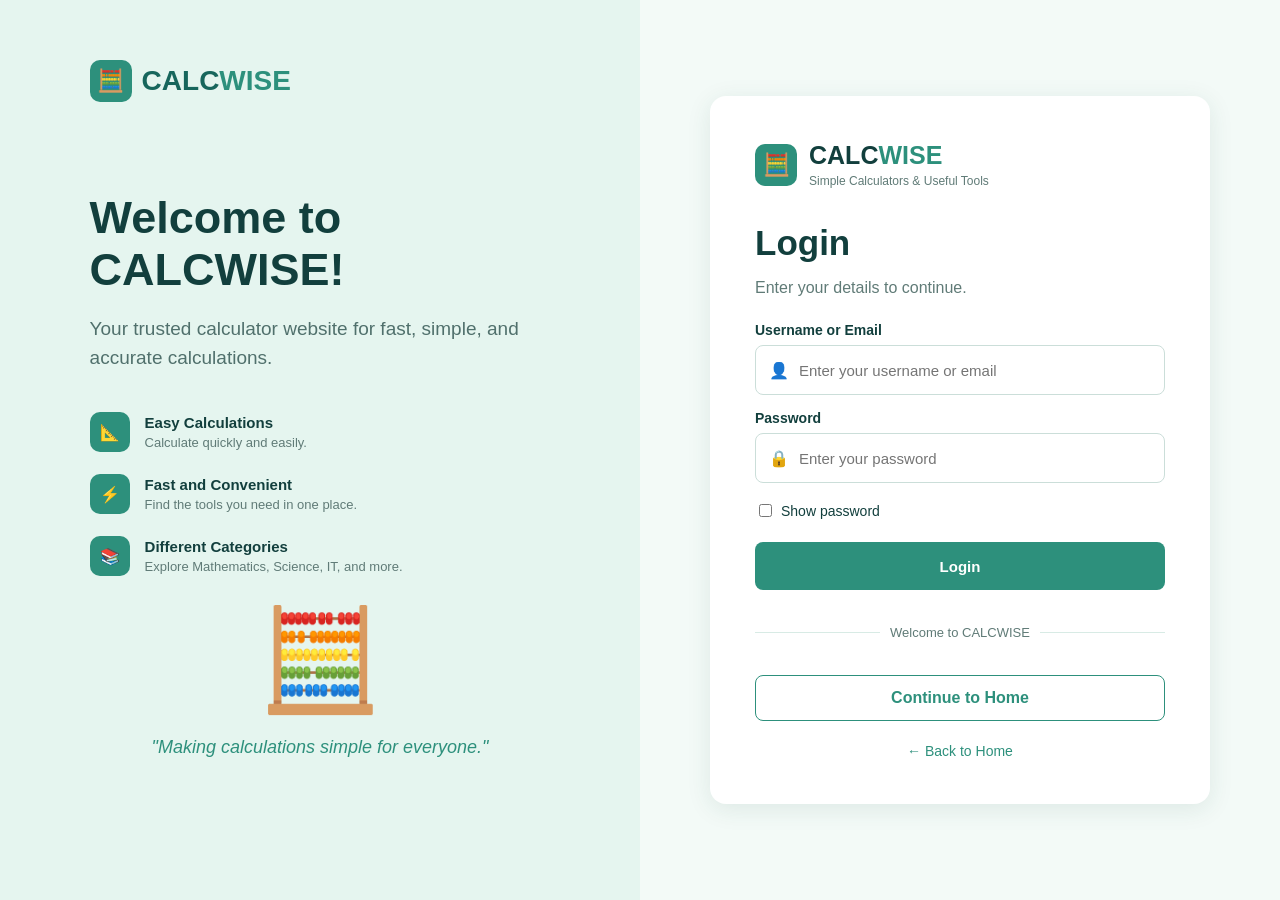
<file: index.html>
<!DOCTYPE html>
<html lang="en">
<head>
    <meta charset="UTF-8">
    <meta name="viewport" content="width=device-width, initial-scale=1.0">
    <title>CALCWISE - Home</title>
    <link rel="stylesheet" href="study.css">

    <script>
        // Kung hindi pa naka-login, ilipat sa login page
        if (sessionStorage.getItem("calcwiseLoggedIn") !== "true") {
            window.location.replace("login.html");
        }
    </script>
</head>

<body>
    <header>
        <div class="logo">
            <img src="calc.jpg" alt="CalcWise Logo" class="logo-img">
            <span>CALCWISE</span>
        </div>

        <button
            type="button"
            class="menu-toggle"
            id="menuToggle"
            onclick="toggleMenu()"
            aria-label="Open navigation"
            aria-expanded="false"
            aria-controls="mainNav">
            ☰
        </button>

        <nav id="mainNav">
            <a href="index.html">Home</a>
            <a href="#calculators">Calculators</a>
            <a href="IT.html">IT Calc</a>
            <a href="math.html">Mathematics and Science Calc</a>
            <a href="money.html">Money Calc</a>
            <a href="sports.html">Sports and Fitness Calc</a>
            <a href="#about">About</a>
            <a href="login.html" onclick="sessionStorage.removeItem('calcwiseLoggedIn')">Logout</a>
        </nav>
    </header>

    <main>
        <!-- Hero Section -->
        <section class="home-hero">
            <div class="hero-content">
                <p class="welcome-label">CALCULATOR COLLECTION</p>
                <h1>Choose a Calculator</h1>
                <p>
                    Select a calculator below to get started.
                    Find the right tool for your calculations.
                </p>
            </div>

            <div class="hero-icon">🧮</div>
        </section>

        <!-- Calculator Collection -->
        <section id="calculators">
            <div class="section-title">
                <div>
                    <p>CALCULATOR COLLECTION</p>
                    <h2>Choose a Calculator</h2>
                </div>

                <span id="calculatorCount">6 Calculators</span>
            </div>

            <!-- Search Bar -->
            <div class="calculator-search">
                <label for="calculatorSearch">Search Calculator</label>
                <span class="search-icon">🔍</span>

                <input
                    type="search"
                    id="calculatorSearch"
                    placeholder="Search calculators... e.g. Area, Speed, Ohm's Law"
                    autocomplete="off"
                    aria-label="Search calculators">
            </div>

            <!-- Calculator Cards -->
            <div class="calculator-grid">
                <a href="Area.html" class="calculator-card">
                    <div class="card-icon">📐</div>
                    <h3>Area Calculator</h3>
                    <p>Calculate the area of different shapes.</p>
                    <span class="card-action">Open Calculator →</span>
                </a>

                <a href="Ohms_law.html" class="calculator-card">
                    <div class="card-icon">⚡</div>
                    <h3>Ohm's Law Calculator</h3>
                    <p>Calculate voltage, current, or resistance.</p>
                    <span class="card-action">Open Calculator →</span>
                </a>

                <a href="Pythagorean.html" class="calculator-card">
                    <div class="card-icon">📐</div>
                    <h3>Pythagorean Theorem</h3>
                    <p>Calculate the missing side of a right triangle.</p>
                    <span class="card-action">Open Calculator →</span>
                </a>

                <a href="scientific_calculator.html" class="calculator-card">
                    <div class="card-icon">🔢</div>
                    <h3>Scientific Calculator</h3>
                    <p>Perform basic and scientific calculations.</p>
                    <span class="card-action">Open Calculator →</span>
                </a>

                <a href="Scientificnotation.html" class="calculator-card">
                    <div class="card-icon">🔢</div>
                    <h3>Scientific Notation</h3>
                    <p>Convert numbers into scientific notation.</p>
                    <span class="card-action">Open Calculator →</span>
                </a>

                <a href="speed.html" class="calculator-card">
                    <div class="card-icon">⚡</div>
                    <h3>Speed Calculator</h3>
                    <p>Calculate speed, distance, and travel time.</p>
                    <span class="card-action">Open Calculator →</span>
                </a>
            </div>

            <!-- Category Search Results -->
            <h3 id="categoryHeading" hidden>Calculator Categories</h3>
            <div id="categoryResults" class="calculator-grid" hidden></div>

            <!-- No Search Results -->
            <div id="noResults" hidden>
                <h3>No calculators found.</h3>
                <p>Try another keyword or calculator name.</p>
            </div>
        </section>

        <!-- About Section -->
        <section id="about" class="about-section">
            <h2>ABOUT CALCWISE</h2>

            <p>
                CALCWISE is a web-based calculator platform designed
                to provide fast, simple, and useful calculations in
                one convenient place.
            </p>

            <p>
                It offers different calculators for Mathematics,
                Science, Finance, Health, IT, and everyday calculations,
                helping users solve problems without needing to
                manually perform complex computations.
            </p>
        </section>
    </main>

    <!-- Footer -->
    <footer>
        <p>© 2026 CALCWISE | Simple Calculators &amp; Useful Tools</p>

        <div class="footer-logos">
            <img src="it.jpeg" class="bilog-logo" alt="IT Calculator">
            <img src="math.png" class="bilog-logo" alt="Mathematics Calculator">
            <img src="money.jpeg" class="bilog-logo" alt="Money Calculator">
            <img src="sport.png" class="bilog-logo" alt="Sports Calculator">
            <img src="science.jpeg" class="bilog-logo" alt="Scientific Calculator">
        </div>
    </footer>

    <script>
        function toggleMenu() {
            const nav = document.getElementById("mainNav");
            const button = document.getElementById("menuToggle");

            const isOpen = nav.classList.toggle("active");

            button.setAttribute("aria-expanded", String(isOpen));
            button.setAttribute(
                "aria-label",
                isOpen ? "Close navigation" : "Open navigation"
            );

            button.textContent = isOpen ? "✕" : "☰";
        }

        document.addEventListener("DOMContentLoaded", function () {
            const searchInput = document.getElementById("calculatorSearch");
            const calculatorCards = document.querySelectorAll(
                ".calculator-card"
            );
            const calculatorCount = document.getElementById("calculatorCount");
            const noResults = document.getElementById("noResults");
            const nav = document.getElementById("mainNav");
            const menuToggle = document.getElementById("menuToggle");

            const categoryLinks = [
                { name: "IT Calc", url: "IT.html" },
                { name: "Mathematics and Science Calc", url: "math.html" },
                { name: "Money Calc", url: "money.html" },
                { name: "Sports and Fitness Calc", url: "sports.html" }
            ];

            const categoryResults = document.getElementById("categoryResults");
            const categoryHeading = document.getElementById("categoryHeading");

            function closeMenu() {
                nav.classList.remove("active");
                menuToggle.setAttribute("aria-expanded", "false");
                menuToggle.setAttribute("aria-label", "Open navigation");
                menuToggle.textContent = "☰";
            }

            // Isara ang menu pag lumaki na ang screen (desktop view)
            window.addEventListener("resize", function () {
                if (window.innerWidth > 900) {
                    closeMenu();
                }
            });

            function filterCalculators() {
                const keyword = searchInput.value.trim().toLowerCase();
                let visibleCards = 0;
                let visibleCategories = 0;

                calculatorCards.forEach(function (card) {
                    const matches = card.textContent
                        .toLowerCase()
                        .includes(keyword);

                    card.hidden = !matches;

                    if (matches) {
                        visibleCards++;
                    }
                });

                categoryResults.innerHTML = "";

                categoryLinks.forEach(function (category) {
                    if (category.name.toLowerCase().includes(keyword)) {
                        const link = document.createElement("a");
                        link.href = category.url;
                        link.className = "calculator-card";

                        const heading = document.createElement("h3");
                        heading.textContent = category.name;

                        const description = document.createElement("p");
                        description.textContent =
                            "Browse calculators in " + category.name + ".";

                        const action = document.createElement("span");
                        action.className = "card-action";
                        action.textContent = "View Calculators →";

                        link.appendChild(heading);
                        link.appendChild(description);
                        link.appendChild(action);

                        categoryResults.appendChild(link);
                        visibleCategories++;
                    }
                });

                const hasCategoryResults =
                    keyword !== "" && visibleCategories > 0;

                categoryHeading.hidden = !hasCategoryResults;
                categoryResults.hidden = !hasCategoryResults;

                const totalResults = visibleCards + visibleCategories;

                calculatorCount.textContent =
                    totalResults +
                    (totalResults === 1 ? " Result" : " Results");

                noResults.hidden =
                    keyword === "" || totalResults > 0;
            }

            searchInput.addEventListener("input", filterCalculators);

            nav.querySelectorAll("a").forEach(function (link) {
                link.addEventListener("click", closeMenu);
            });

            document.addEventListener("click", function (event) {
                const clickedInsideNav = nav.contains(event.target);
                const clickedToggle = menuToggle.contains(event.target);

                if (!clickedInsideNav && !clickedToggle) {
                    closeMenu();
                }
            });

            document.addEventListener("keydown", function (event) {
                if (event.key === "Escape") {
                    closeMenu();
                }
            });
        });
    </script>
</body>
</html>
</file>
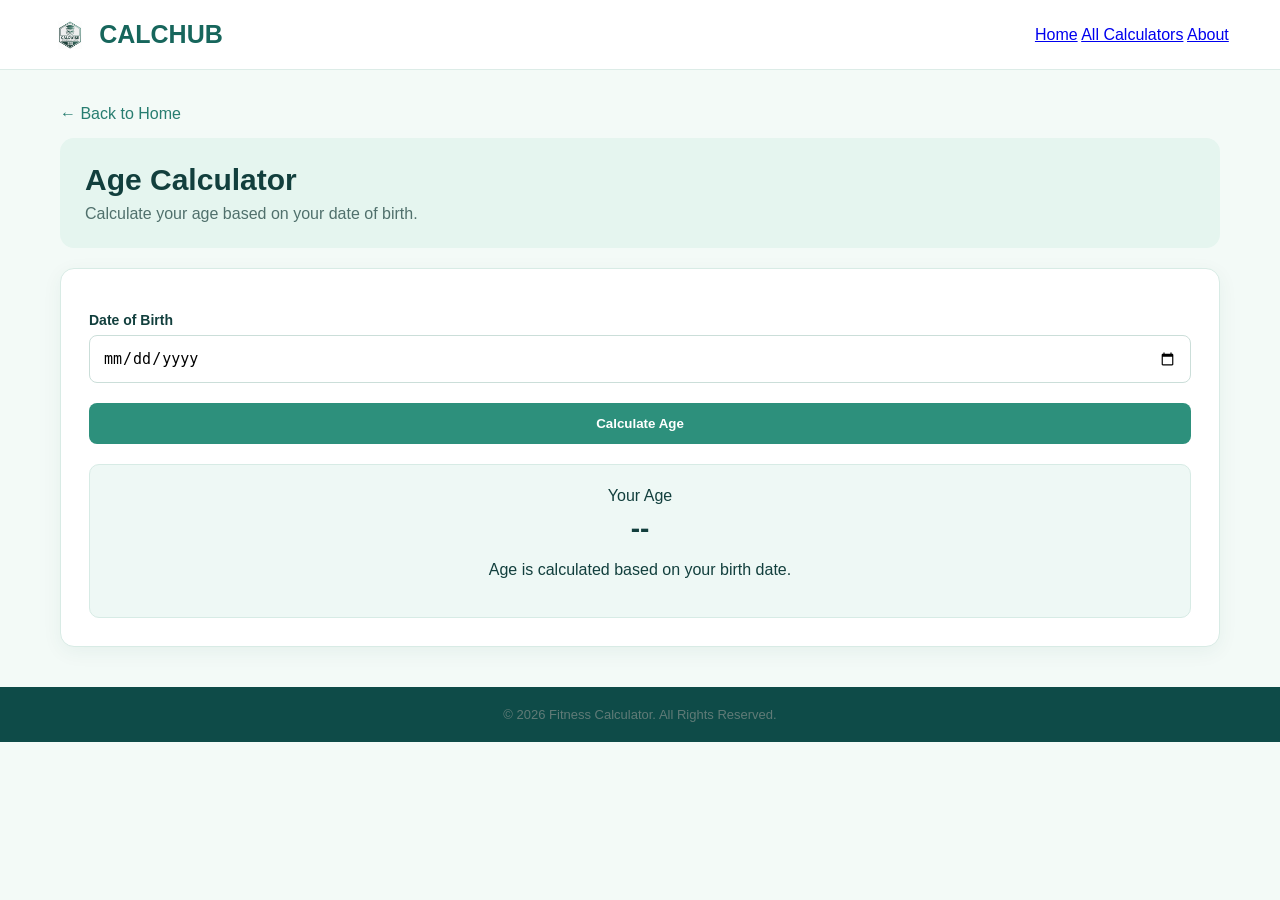
<file: age.html>
<!DOCTYPE html>
<html lang="en">
<head>
    <meta charset="UTF-8">
    <meta name="viewport" content="width=device-width, initial-scale=1.0">

    <title>Age Calculator - CalcHub</title>

    <link rel="stylesheet" href="study.css">
</head>

<body>

<header>

    <div class="logo">
        <img src="calc.jpg" alt="CalcWise Logo" class="logo-img">
         CALCHUB</div>

    <nav>
        <a href="index.html">Home</a>
        <a href="index.html">All Calculators</a>
        <a href="#">About</a>
    </nav>

</header>

<main>

    <a class="back" href="index.html">← Back to Home</a>

    <section class="hero">

        <h1>Age Calculator</h1>

        <p>Calculate your age based on your date of birth.</p>

    </section>

    <section class="card">

        <label>Date of Birth</label>

        <input type="date" id="birthdate">

        <button onclick="calculateAge()">Calculate Age</button>

        <div class="result">

            <div>Your Age</div>

            <div class="value" id="result">--</div>

            <p>Age is calculated based on your birth date.</p>

        </div>

    </section>

</main>

<footer>
    © 2026 Fitness Calculator. All Rights Reserved.

</footer>

<script src = "age.js"></script>

</body>
</html>
</file>
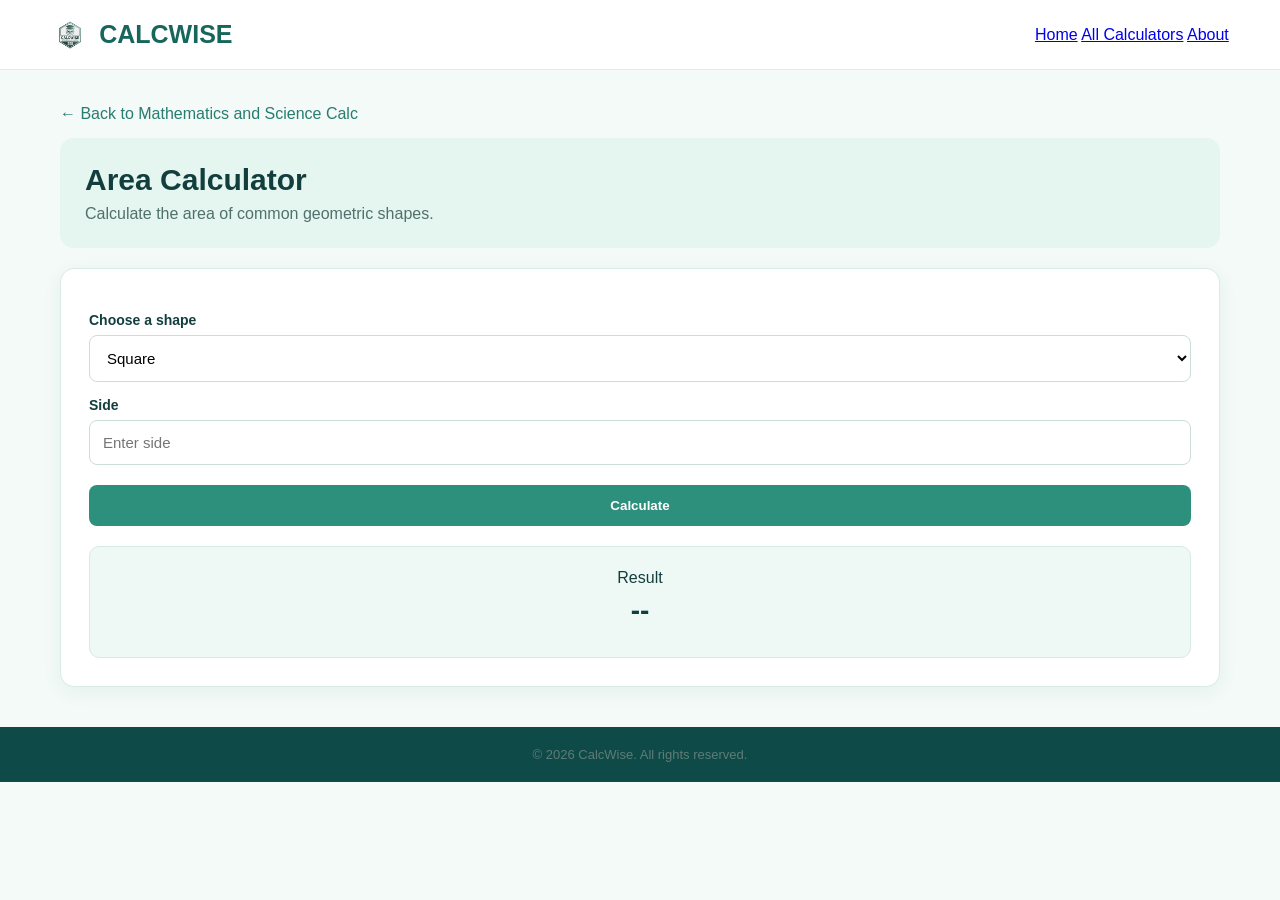
<file: Area.html>
<!DOCTYPE html>
<html lang="en">
<head>
    <meta charset="UTF-8">
    <meta name="viewport" content="width=device-width, initial-scale=1.0">
    <title>Area Calculator - CalcWise</title>
    <link rel="stylesheet" href="study.css">
</head>

<body>

<header>
    <div class="logo">
        <img src="calc.jpg" alt="CalcWise Logo" class="logo-img">
         CALCWISE</div>

        <nav>
        <a href="index.html">Home</a>
        <a href="index.html">All Calculators</a>
        <a href="#">About</a>
    </nav>

</header>

<main>

<a class="back" href="math.html">← Back to Mathematics and Science Calc</a>

<section class="hero">
    <h1>Area Calculator</h1>
    <p>Calculate the area of common geometric shapes.</p>
</section>

<section class="card">

    <label>Choose a shape</label>

    <select id="shape" onchange="showFields()">
        <option value="square">Square</option>
        <option value="rectangle">Rectangle</option>
        <option value="triangle">Triangle</option>
        <option value="circle">Circle</option>
    </select>

    <div id="fields"></div>

    <button onclick="calculateArea()">Calculate</button>

    <div class="result">
        <div>Result</div>
        <div class="value" id="result">--</div>
    </div>

</section>

</main>

<footer>
    © 2026 CalcWise. All rights reserved.
</footer>

<script src="area.js"></script>

</body>
</html>
</file>
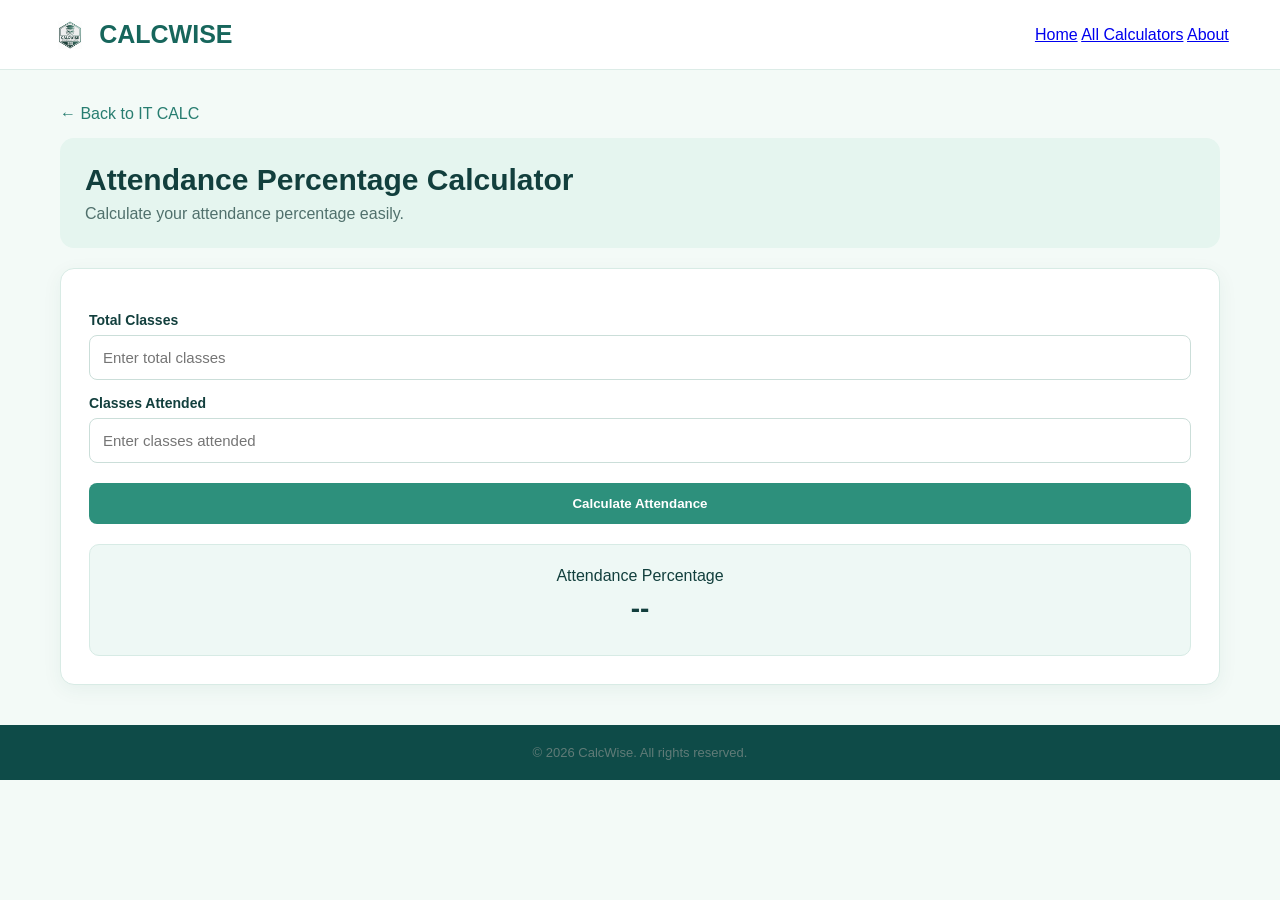
<file: Attendance.html>
<!DOCTYPE html>
<html lang="en">

<head>
    <meta charset="UTF-8">
    <meta name="viewport" content="width=device-width, initial-scale=1.0">

    <title>Attendance Percentage Calculator - CalcWise</title>

    <link rel="stylesheet" href="study.css">
</head>

<body>

<header>

    <div class="logo">
        <img src="calc.jpg" alt="CalcWise Logo" class="logo-img">
         CALCWISE</div>

        <nav>
        <a href="index.html">Home</a>
        <a href="index.html">All Calculators</a>
        <a href="#">About</a>
    </nav>


</header>

<main>

    <a class="back" href="IT.html">← Back to IT CALC</a>

    <section class="hero">

        <h1>Attendance Percentage Calculator</h1>

        <p>Calculate your attendance percentage easily.</p>

    </section>

    <section class="card">

        <label>Total Classes</label>

        <input
            type="number"
            id="totalClasses"
            placeholder="Enter total classes"
        >

        <label>Classes Attended</label>

        <input
            type="number"
            id="attendedClasses"
            placeholder="Enter classes attended"
        >

        <button onclick="calculate()">
            Calculate Attendance
        </button>

        <div class="result">

            <div>Attendance Percentage</div>

            <div class="value" id="result">--</div>

        </div>

    </section>

</main>

<footer>
    © 2026 CalcWise. All rights reserved.
</footer>

<script>

function calculate() {

    let totalClasses = Number(
        document.getElementById("totalClasses").value
    );

    let attendedClasses = Number(
        document.getElementById("attendedClasses").value
    );

    
    if (totalClasses <= 0 || attendedClasses < 0) {

        document.getElementById("result").textContent =
            "Please enter valid numbers.";

        return;
    }

    
    if (attendedClasses > totalClasses) {

        document.getElementById("result").textContent =
            "Attended classes cannot exceed total classes.";

        return;
    }

    
    let attendancePercentage =
        (attendedClasses / totalClasses) * 100;

    
    document.getElementById("result").textContent =
        attendancePercentage.toFixed(2) + "%";
}

</script>

</body>

</html>
</file>
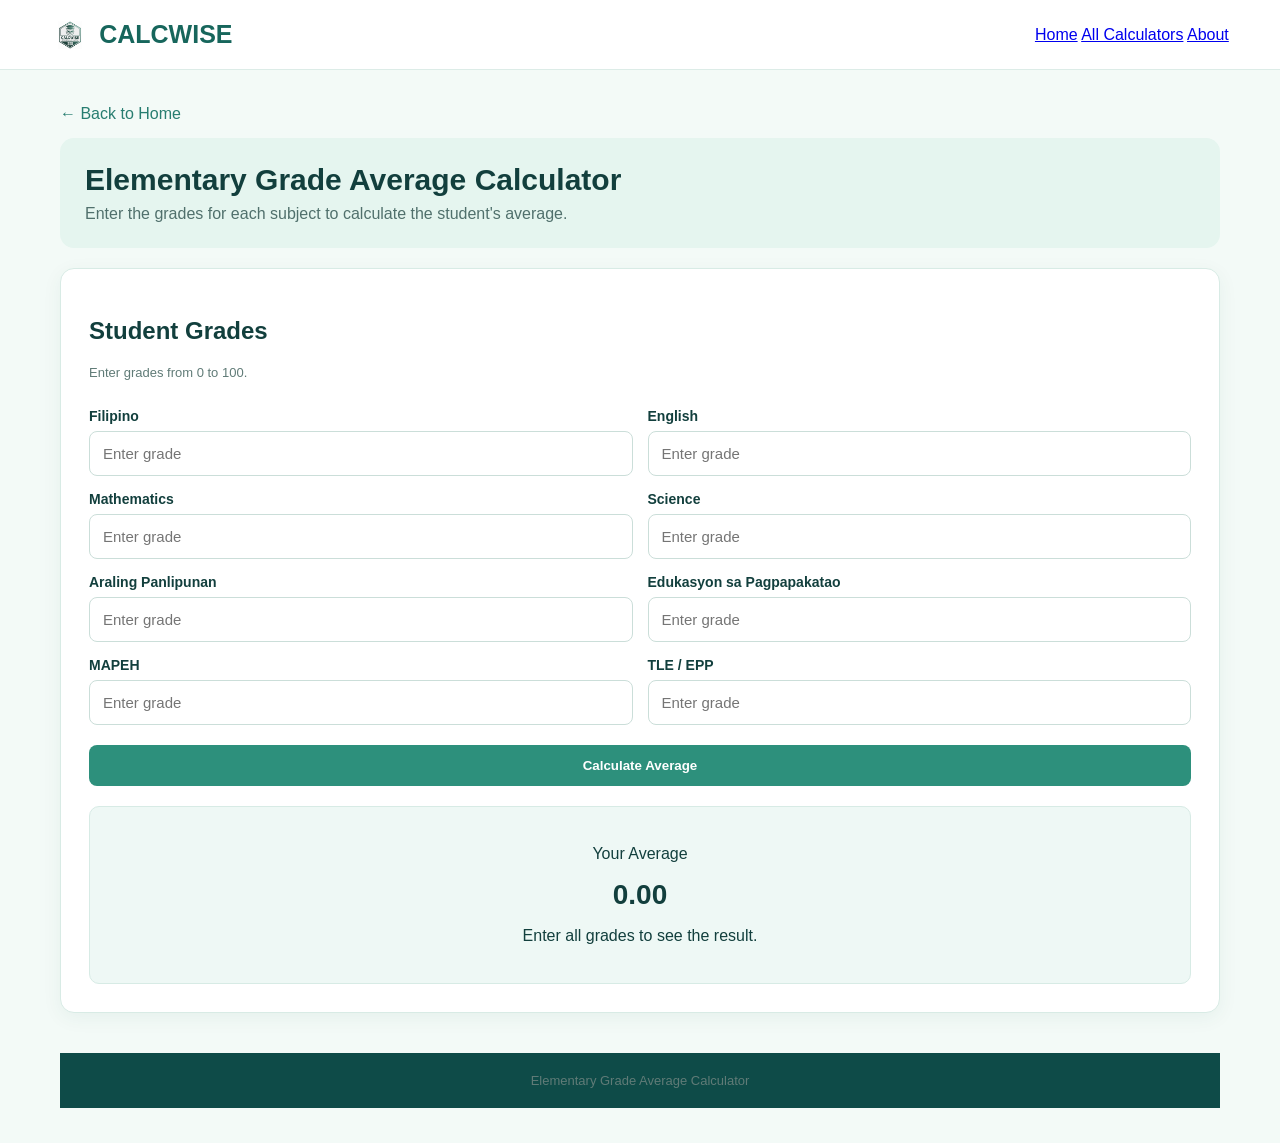
<file: average.html>
<!DOCTYPE html>
<html lang="en">

<head>
    <meta charset="UTF-8">
    <meta name="viewport" content="width=device-width, initial-scale=1.0">

    <title>Elementary Grade Average Calculator</title>

    <!-- External CSS -->
    <link rel="stylesheet" href="study.css">
</head>

<body>

    <!-- HEADER -->
    <header>

        <div class="logo">
            <img src="calc.jpg" alt="CalcWise Logo" class="logo-img">
            CALCWISE
             </div>

            <nav>
        <a href="index.html">Home</a>
        <a href="index.html">All Calculators</a>
        <a href="#">About</a>
    </nav>


    </header>


    <!-- MAIN CONTENT -->
    <main>

        <a class="back" href="index.html">← Back to Home</a>


        <!-- HERO -->
        <section class="hero">

            <h1>Elementary Grade Average Calculator</h1>

            <p>
                Enter the grades for each subject to calculate the student's average.
            </p>

        </section>


        <!-- CARD -->
        <section class="card">

            <h2>Student Grades</h2>

            <p class="note">
                Enter grades from 0 to 100.
            </p>


            <!-- SUBJECTS -->

            <div class="row">

                <div>
                    <label for="filipino">Filipino</label>
                    <input type="number" id="filipino" min="0" max="100" placeholder="Enter grade">
                </div>

                <div>
                    <label for="english">English</label>
                    <input type="number" id="english" min="0" max="100" placeholder="Enter grade">
                </div>

            </div>


            <div class="row">

                <div>
                    <label for="mathematics">Mathematics</label>
                    <input type="number" id="mathematics" min="0" max="100" placeholder="Enter grade">
                </div>

                <div>
                    <label for="science">Science</label>
                    <input type="number" id="science" min="0" max="100" placeholder="Enter grade">
                </div>

            </div>


            <div class="row">

                <div>
                    <label for="ap">Araling Panlipunan</label>
                    <input type="number" id="ap" min="0" max="100" placeholder="Enter grade">
                </div>

                <div>
                    <label for="esp">Edukasyon sa Pagpapakatao</label>
                    <input type="number" id="esp" min="0" max="100" placeholder="Enter grade">
                </div>

            </div>


            <div class="row">

                <div>
                    <label for="mapeh">MAPEH</label>
                    <input type="number" id="mapeh" min="0" max="100" placeholder="Enter grade">
                </div>

                <div>
                    <label for="tle">TLE / EPP</label>
                    <input type="number" id="tle" min="0" max="100" placeholder="Enter grade">
                </div>

            </div>


            <!-- BUTTON -->

            <button onclick="calculateAverage()">
                Calculate Average
            </button>


            <!-- RESULT -->

            <div class="result">

                <p>Your Average</p>

                <div class="value" id="average">
                    0.00
                </div>

                <p id="remark">
                    Enter all grades to see the result.
                </p>

            </div>

        </section>


        <!-- FOOTER -->

        <footer>
            Elementary Grade Average Calculator
        </footer>

    </main>


    <!-- JAVASCRIPT -->
    <script src="average.js"></script>

</body>

</html>
</file>
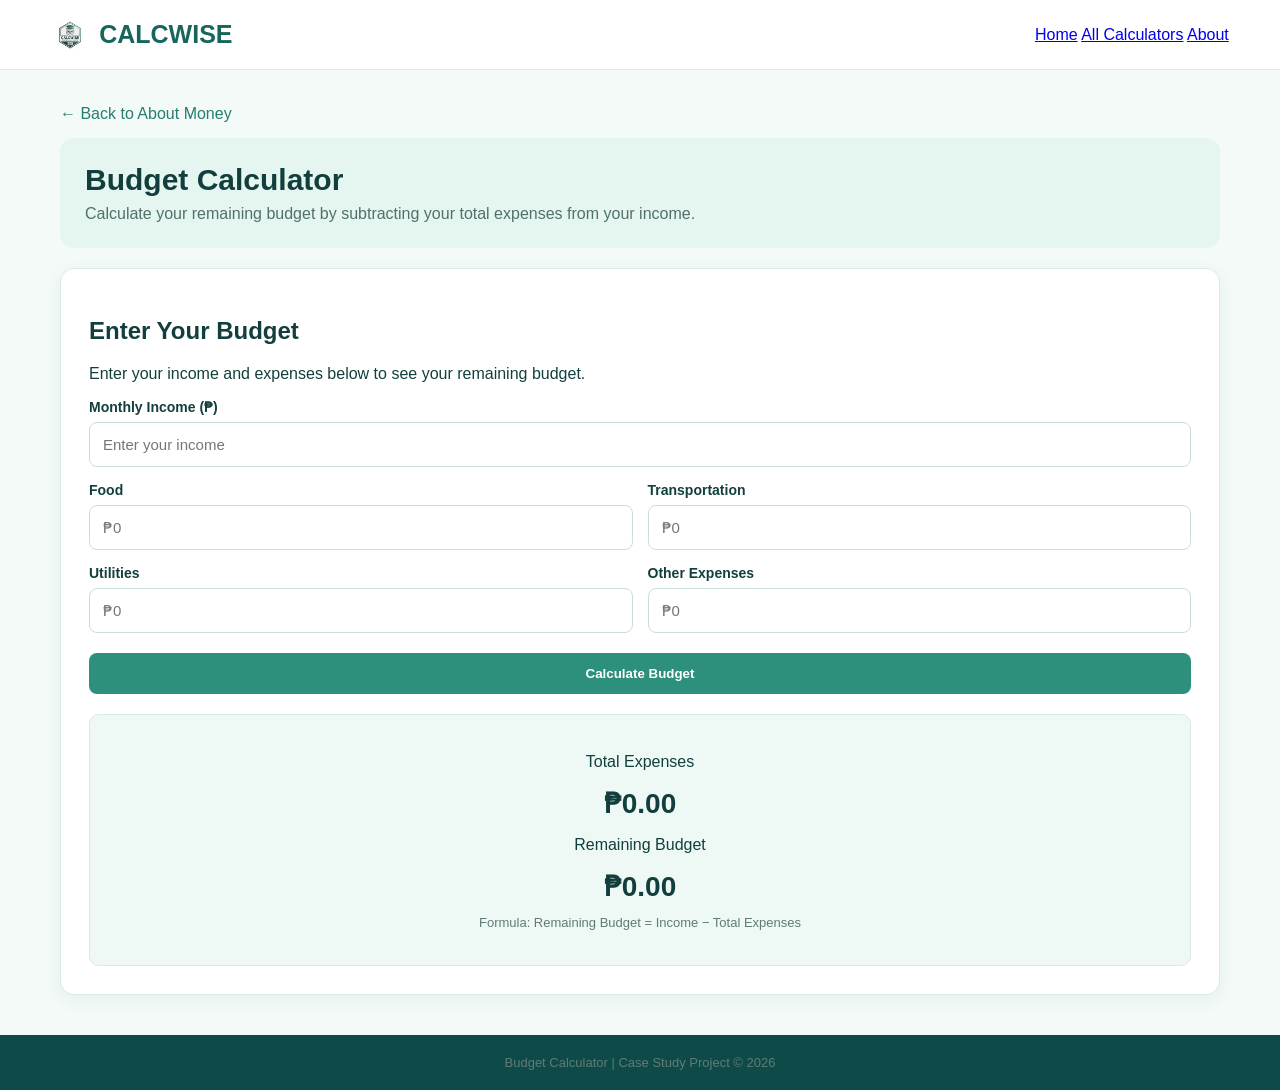
<file: budget.html>
<!DOCTYPE html>
<html lang="en">

<head>
    <meta charset="UTF-8">
    <meta name="viewport" content="width=device-width, initial-scale=1.0">

    <title>Budget Calculator</title>

    
    <link rel="stylesheet" href="study.css">
</head>

<body>

    <!-- HEADER -->
    <header>

        <div class="logo">
            <img src="calc.jpg" alt="CalcWise Logo" class="logo-img">
             CALCWISE
        </div>

            <nav>
        <a href="index.html">Home</a>
        <a href="index.html">All Calculators</a>
        <a href="#">About</a>
    </nav>


    </header>


    <!-- MAIN CONTENT -->
    <main>

        <a class="back" href="money.html">← Back to About Money</a>


        <!-- HERO -->
        <section class="hero">

            <h1>Budget Calculator</h1>

            <p>
                Calculate your remaining budget by subtracting
                your total expenses from your income.
            </p>

        </section>


        <!-- CALCULATOR CARD -->
        <section class="card">

            <h2>Enter Your Budget</h2>

            <p>
                Enter your income and expenses below to see
                your remaining budget.
            </p>


            <!-- INCOME -->
            <label for="income">
                Monthly Income (₱)
            </label>

            <input
                type="number"
                id="income"
                placeholder="Enter your income"
                min="0"
            >


            <!-- EXPENSES -->
            <div class="row">

                <div>
                    <label for="food">
                        Food
                    </label>

                    <input
                        type="number"
                        id="food"
                        placeholder="₱0"
                        min="0"
                    >
                </div>


                <div>
                    <label for="transport">
                        Transportation
                    </label>

                    <input
                        type="number"
                        id="transport"
                        placeholder="₱0"
                        min="0"
                    >
                </div>

            </div>


            <div class="row">

                <div>
                    <label for="utilities">
                        Utilities
                    </label>

                    <input
                        type="number"
                        id="utilities"
                        placeholder="₱0"
                        min="0"
                    >
                </div>


                <div>
                    <label for="other">
                        Other Expenses
                    </label>

                    <input
                        type="number"
                        id="other"
                        placeholder="₱0"
                        min="0"
                    >
                </div>

            </div>


            <!-- BUTTON -->
            <button id="calculateBtn">
                Calculate Budget
            </button>


            <!-- RESULT -->
            <div class="result">

                <p>Total Expenses</p>

                <div class="value" id="expenses">
                    ₱0.00
                </div>


                <p>Remaining Budget</p>

                <div class="value" id="remaining">
                    ₱0.00
                </div>


                <p class="note">
                    Formula: Remaining Budget = Income − Total Expenses
                </p>

            </div>

        </section>

    </main>


    <!-- FOOTER -->
    <footer>
        Budget Calculator | Case Study Project © 2026
    </footer>


    <!-- External JavaScript -->
    <script src="budget.js"></script>

</body>

</html>
</file>
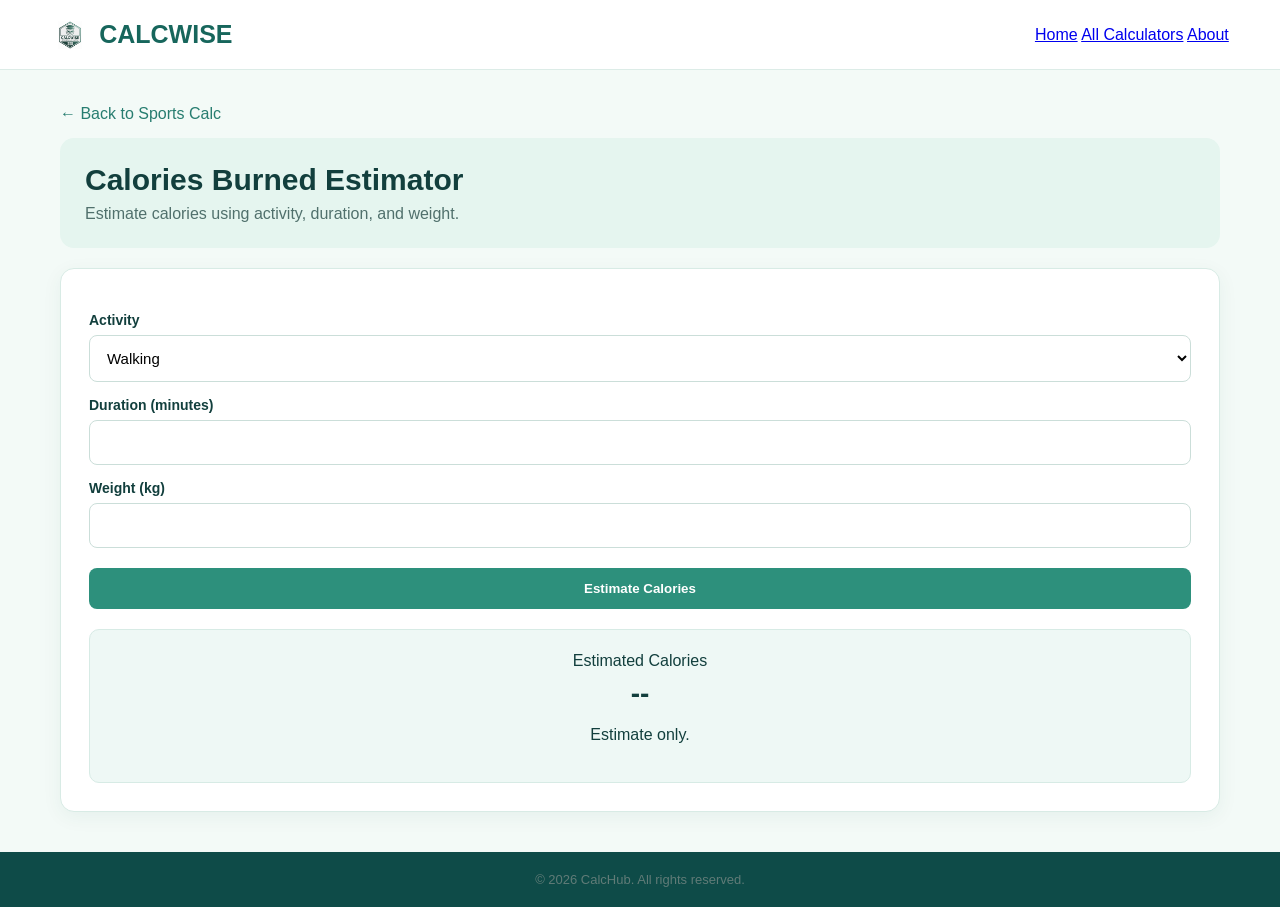
<file: calorie.html>
<!DOCTYPE html>
<html lang="en">
<head>
    <meta charset="UTF-8">
    <meta name="viewport" content="width=device-width, initial-scale=1.0">
    <title>Calories Burned Estimator - Calcwise</title>
    <link rel="stylesheet" href="study.css">
</head>
<style>

</style>
<body>

<header>
    <div class="logo">
        <img src="calc.jpg" alt="CalcWise Logo" class="logo-img">
   CALCWISE</div>

        <nav>
        <a href="index.html">Home</a>
        <a href="index.html">All Calculators</a>
        <a href="#">About</a>
    </nav>

</header>

<main>

<a class="back" href="sports.html">← Back to Sports Calc</a>

<section class="hero">
    <h1>Calories Burned Estimator</h1>
    <p>Estimate calories using activity, duration, and weight.</p>
</section>

<section class="card">

    <label>Activity</label>

    <select id="activity">
        <option value="3.5">Walking</option>
        <option value="7">Jogging</option>
        <option value="8">Cycling</option>
        <option value="6">Dancing</option>
        <option value="5">Workout</option>
    </select>

    <label>Duration (minutes)</label>
    <input type="number" id="duration">

    <label>Weight (kg)</label>
    <input type="number" id="weight">

    <button onclick="calculate()">Estimate Calories</button>

    <div class="result">
        <div>Estimated Calories</div>
        <div class="value" id="result">--</div>
        <p>Estimate only.</p>
    </div>

</section>

</main>

<footer>© 2026 CalcHub. All rights reserved.</footer>

<script>

function calculate() {

    let met = Number(document.getElementById("activity").value);
    let duration = Number(document.getElementById("duration").value);
    let weight = Number(document.getElementById("weight").value);

    let calories = met * 3.5 * weight / 200 * duration;

    document.getElementById("result").textContent =
        Math.round(calories) + " kcal";
}

</script>

</body>
</html>
</file>
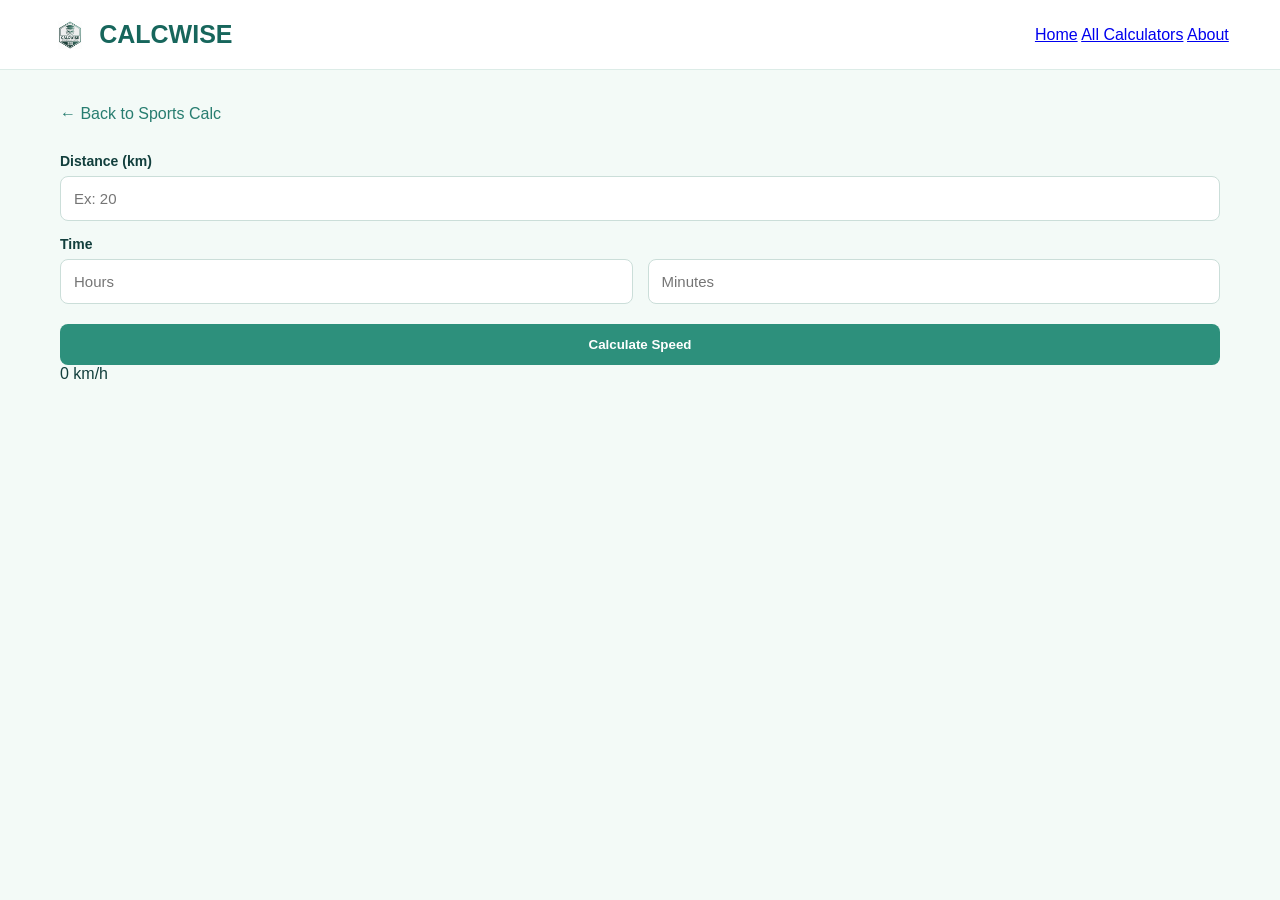
<file: cycling.html>
<!DOCTYPE html>
<html>
<head>
<meta name="viewport" content="width=device-width, initial-scale=1">
<title>Cycling Speed Calculator</title>
<link rel="stylesheet" href="study.css">

</style>
</head>
<body>
    
    <header>
    <div class="logo">
        <img src="calc.jpg" alt="CalcWise Logo" class="logo-img">
         CALCWISE</div>

        <nav>
        <a href="index.html">Home</a>
        <a href="index.html">All Calculators</a>
        <a href="#">About</a>
    </nav>

</header>

<main>

<a class="back" href="sports.html">← Back to Sports Calc</a>


  
  <label>Distance (km)</label>
  <input type="number" id="distance" placeholder="Ex: 20">

  <label>Time</label>
  <div class="row">
    <input type="number" id="hours" placeholder="Hours">
    <input type="number" id="minutes" placeholder="Minutes">
  </div>

  <button onclick="calculateSpeed()">Calculate Speed</button>

  <div id="result">0 km/h</div>
  <p id="details" style="text-align:center; font-size:13px; color:#666;"></p>
</div>

<script src="cycling.js"></script>
</body>
</html>
</file>
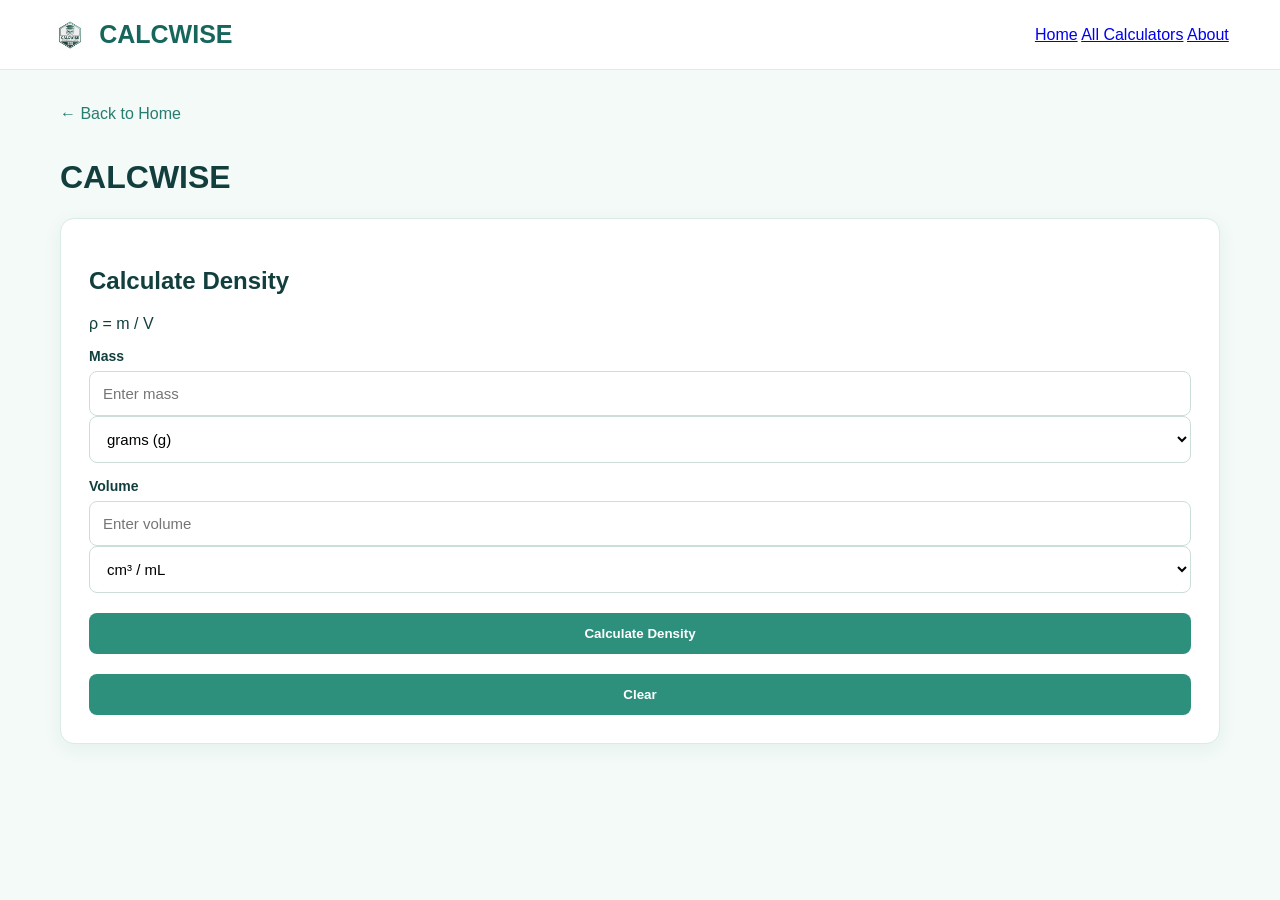
<file: density.html>
<!DOCTYPE html>
<html lang="en">
<head>
<meta charset="UTF-8">
<meta name="viewport" content="width=device-width, initial-scale=1.0">
<title>CALCWISE</title>
<link rel="stylesheet" href="study.css">
     

</head>
<body>
    <header><div class="logo">
        <img src="calc.jpg" alt="CalcWise Logo" class="logo-img">
CALCWISE
</div>

    <nav>
        <a href="index.html">Home</a>
        <a href="index.html">All Calculators</a>
        <a href="#">About</a>
    </nav>


</header>
<main><a href="index.html" class="back">
← Back to Home
</a>

<div class="header">
 <h1>CALCWISE</h1>

</div>

<div class="container">
 <div class="card">
 <h2>Calculate Density</h2>
 <div class="formula">ρ = m / V</div>

 <div class="form-group">
 <label>Mass</label>
 <div class="input-row">
 <input type="number" id="mass" placeholder="Enter mass" step="any">
 <select id="massUnit">
 <option value="g">grams (g)</option>
 <option value="kg">kilograms (kg)</option>
 <option value="mg">milligrams (mg)</option>
 </select>
 </div>
 </div>

 <div class="form-group">
 <label>Volume</label>
 <div class="input-row">
 <input type="number" id="volume" placeholder="Enter volume" step="any">
 <select id="volumeUnit">
 <option value="cm3">cm³ / mL</option>
 <option value="m3">m³</option>
 <option value="L">Liters (L)</option>
 </select>
 </div>
 </div>

 <button onclick="calculateDensity()">Calculate Density</button>
 <button class="btn-clear" onclick="clearAll()">Clear</button>

 <div id="resultArea" style="display:none;">
 <div class="result">
 <h3>Result</h3>
 <div class="big-number" id="densityValue">0</div>
 <div class="unit" id="densityUnit">g/cm³</div>
 </div>
 </div>


 </div>



<script>
function calculateDensity() {
 let mass = parseFloat(document.getElementById("mass").value);
 let volume = parseFloat(document.getElementById("volume").value);
 let massUnit = document.getElementById("massUnit").value;
 let volumeUnit = document.getElementById("volumeUnit").value;

 // Validation
 if (isNaN(mass) || isNaN(volume)) {
 alert("Please enter Mass and Volume!");
 return;
 }
 if (volume <= 0) {
 alert("Volume must be greater than 0!");
 return;
 }

 // Convert to base units: g and cm3
 let massInGrams = mass;
 if (massUnit === "kg") massInGrams = mass * 1000;
 if (massUnit === "mg") massInGrams = mass / 1000;

 let volumeInCm3 = volume;
 if (volumeUnit === "m3") volumeInCm3 = volume * 1000000;
 if (volumeUnit === "L") volumeInCm3 = volume * 1000;

 // COMPUTATION: Density = Mass / Volume
 let density = massInGrams / volumeInCm3;

 // Display
 document.getElementById("densityValue").innerText = density.toFixed(4);
 document.getElementById("densityUnit").innerText = "g/cm³";
 document.getElementById("resultArea").style.display = "block";
 
 document.getElementById("resultArea").scrollIntoView({ behavior: 'smooth' });
}

function clearAll() {
 document.getElementById("mass").value = "";
 document.getElementById("volume").value = "";
 document.getElementById("resultArea").style.display = "none";
}
</script>

</body>
</html>
</file>
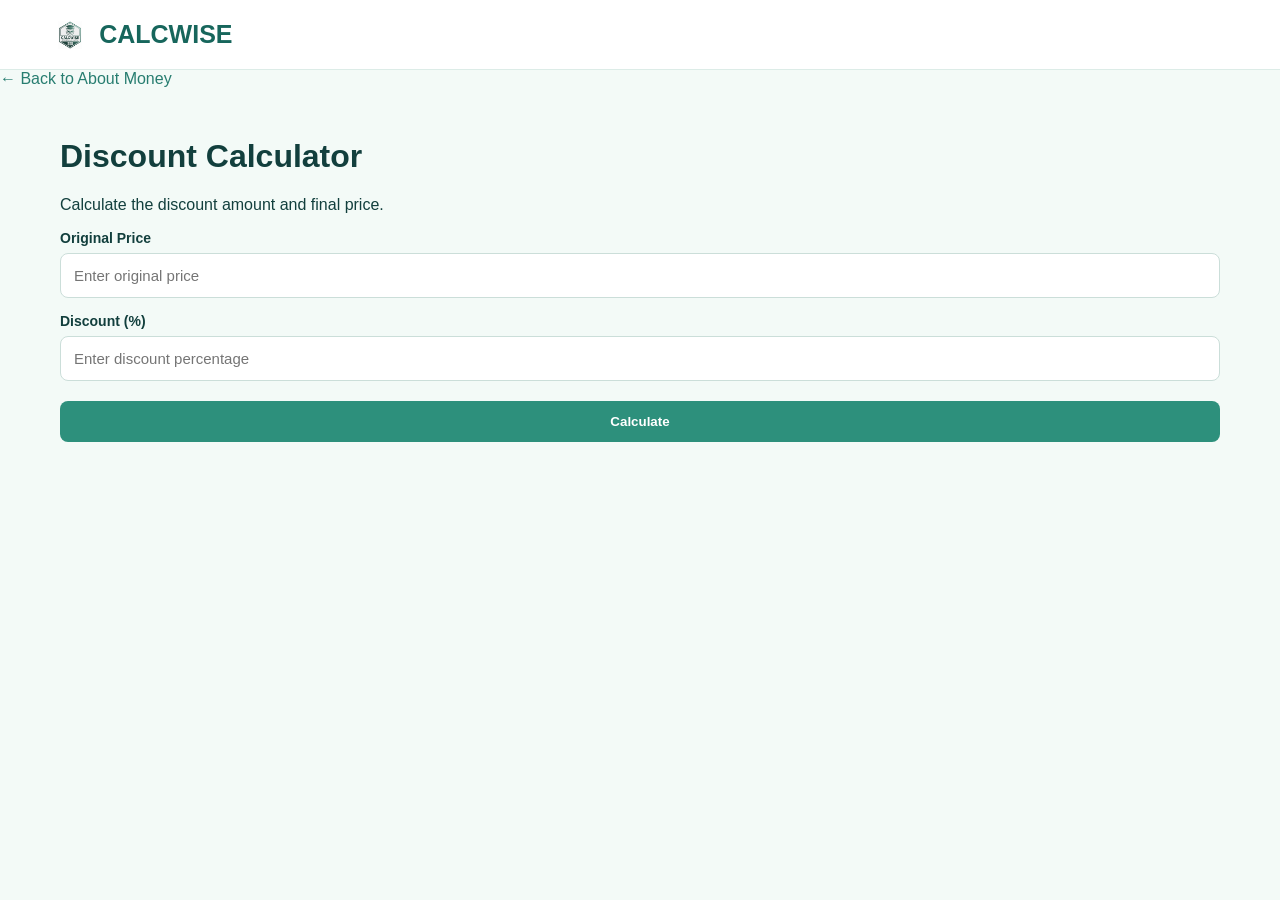
<file: discount.html>
<!DOCTYPE html>
<html lang="en">

<head>
    <meta charset="UTF-8">
    <meta name="viewport" content="width=device-width, initial-scale=1.0">

    <title>Discount Calculator - CalcWise</title>

    
    <link rel="stylesheet" href="study.css">
</head>

<body>

    <!-- Header -->
    <header>
        <div class="logo">
            <img src="calc.jpg" alt="CalcWise Logo" class="logo-img">
            CALCWISE</div>
    </header>
    <a class="back" href="money.html">← Back to About Money</a>

    <!-- Main Calculator -->
    <main class="calculator-container">

        <h1>Discount Calculator</h1>

        <p>Calculate the discount amount and final price.</p>

        <form id="discountForm">

            <label for="originalPrice">Original Price</label>

            <input
                type="number"
                id="originalPrice"
                name="originalPrice"
                placeholder="Enter original price"
                min="0"
                step="0.01"
                required
            >

            <label for="discount">Discount (%)</label>

            <input
                type="number"
                id="discount"
                name="discount"
                placeholder="Enter discount percentage"
                min="0"
                max="100"
                step="0.01"
                required
            >

            <button type="submit">Calculate</button>

        </form>

        <!-- Result will appear here -->
        <div id="result"></div>

    </main>

    
    <script src="discount.js"></script>

</body>

</html>
</file>
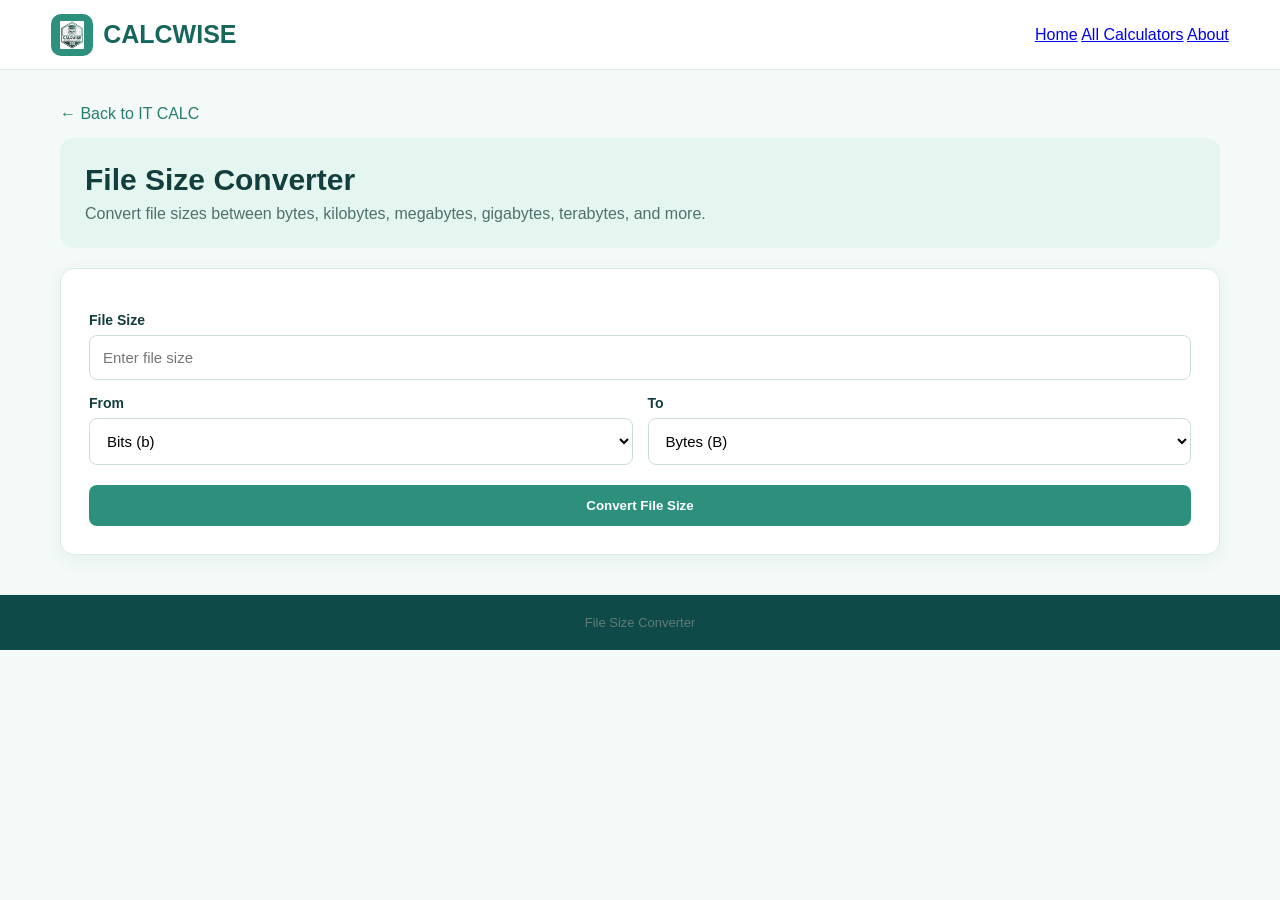
<file: filesize.html>
<!DOCTYPE html>
<html lang="en">

<head>
    <meta charset="UTF-8">
    <meta name="viewport" content="width=device-width, initial-scale=1.0">

    <title>File Size Converter</title>

    <link rel="stylesheet" href="study.css">
</head>

<body>

<header>

    <div class="logo">
        <span class="logo-icon">
            <img src="calc.jpg" alt="CalcWise Logo" class="logo-img">
        </span>
        CALCWISE
    </div>

        <nav>
        <a href="index.html">Home</a>
        <a href="index.html">All Calculators</a>
        <a href="#">About</a>
    </nav>


</header>


<main>

    <a class="back" href="IT.html">← Back to IT CALC</a>

    <section class="hero">

        <h1>File Size Converter</h1>

        <p>
            Convert file sizes between bytes, kilobytes, megabytes,
            gigabytes, terabytes, and more.
        </p>

    </section>


    <section class="card" id="calculator">

        <form id="converterForm">

            <label for="amount">
                File Size
            </label>

            <input
                type="number"
                id="amount"
                placeholder="Enter file size"
                min="0"
                step="any"
                required
            >


            <div class="row">

                <div>

                    <label for="fromUnit">
                        From
                    </label>

                    <select id="fromUnit">

                        <option value="bit">
                            Bits (b)
                        </option>

                        <option value="byte">
                            Bytes (B)
                        </option>

                        <option value="KB">
                            Kilobytes (KB)
                        </option>

                        <option value="MB">
                            Megabytes (MB)
                        </option>

                        <option value="GB">
                            Gigabytes (GB)
                        </option>

                        <option value="TB">
                            Terabytes (TB)
                        </option>

                        <option value="PB">
                            Petabytes (PB)
                        </option>

                    </select>

                </div>


                <div>

                    <label for="toUnit">
                        To
                    </label>

                    <select id="toUnit">

                        <option value="byte">
                            Bytes (B)
                        </option>

                        <option value="KB">
                            Kilobytes (KB)
                        </option>

                        <option value="MB">
                            Megabytes (MB)
                        </option>

                        <option value="GB">
                            Gigabytes (GB)
                        </option>

                        <option value="TB">
                            Terabytes (TB)
                        </option>

                        <option value="PB">
                            Petabytes (PB)
                        </option>

                        <option value="bit">
                            Bits (b)
                        </option>

                    </select>

                </div>

            </div>


            <button type="submit">
                Convert File Size
            </button>

        </form>


        <div
            class="result"
            id="result"
            style="display: none;"
        >

            <div class="result-title">
                Converted Size
            </div>

            <div
                class="value"
                id="resultValue"
            >
                0
            </div>

            <div
                class="note"
                id="formula"
            >
                Conversion
            </div>

        </div>

    </section>

</main>


<footer>
    File Size Converter
</footer>


<script src ="file.js"></script>

</body>

</html>
</file>
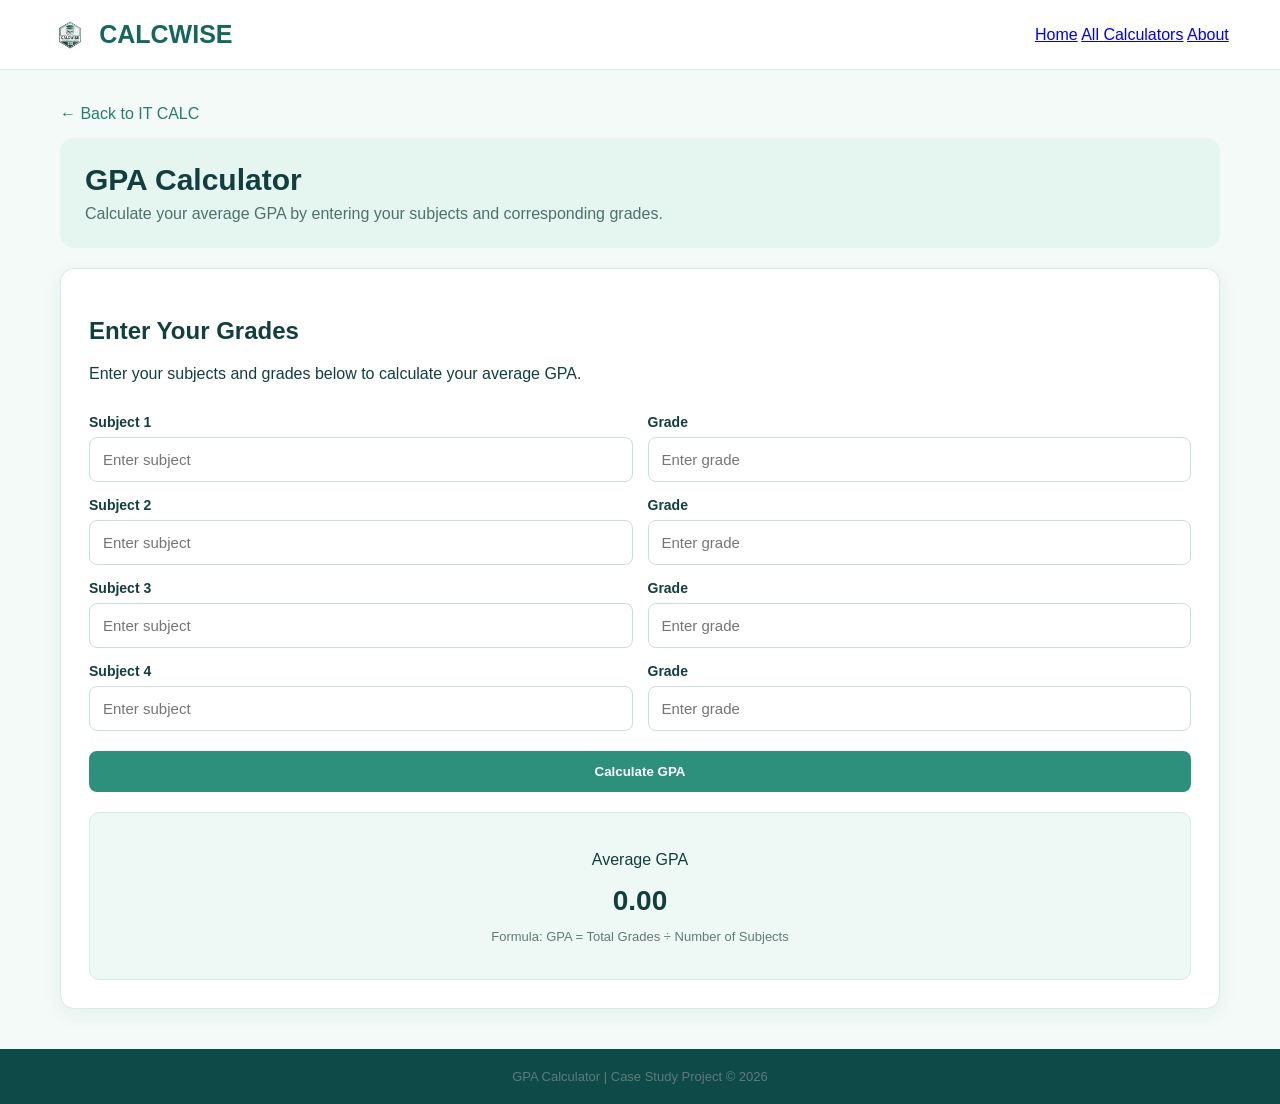
<file: gpa.html>
<!DOCTYPE html>
<html lang="en">

<head>
    <meta charset="UTF-8">
    <meta name="viewport" content="width=device-width, initial-scale=1.0">

    <title>GPA Calculator</title>

    
    <link rel="stylesheet" href="study.css">
</head>

<body>

    <!-- HEADER -->
    <header>

        <div class="logo">
            <img src="calc.jpg" alt="CalcWise Logo" class="logo-img">
            CALCWISE
        </div>

            <nav>
        <a href="index.html">Home</a>
        <a href="index.html">All Calculators</a>
        <a href="#">About</a>
    </nav>


    </header>


    <!-- MAIN CONTENT -->
    <main>

        <a class="back" href="IT.html">← Back to IT CALC</a>


        <!-- HERO -->
        <section class="hero">

            <h1>GPA Calculator</h1>

            <p>
                Calculate your average GPA by entering your subjects
                and corresponding grades.
            </p>

        </section>


        <!-- CALCULATOR CARD -->
        <section class="card">

            <h2>Enter Your Grades</h2>

            <p>
                Enter your subjects and grades below to calculate
                your average GPA.
            </p>


            <!-- SUBJECT 1 -->
            <div class="row">

                <div>
                    <label for="subject1">
                        Subject 1
                    </label>

                    <input
                        type="text"
                        id="subject1"
                        placeholder="Enter subject"
                    >
                </div>

                <div>
                    <label for="grade1">
                        Grade
                    </label>

                    <input
                        type="number"
                        id="grade1"
                        placeholder="Enter grade"
                        min="0"
                        step="0.01"
                    >
                </div>

            </div>


            <!-- SUBJECT 2 -->
            <div class="row">

                <div>
                    <label for="subject2">
                        Subject 2
                    </label>

                    <input
                        type="text"
                        id="subject2"
                        placeholder="Enter subject"
                    >
                </div>

                <div>
                    <label for="grade2">
                        Grade
                    </label>

                    <input
                        type="number"
                        id="grade2"
                        placeholder="Enter grade"
                        min="0"
                        step="0.01"
                    >
                </div>

            </div>


            <!-- SUBJECT 3 -->
            <div class="row">

                <div>
                    <label for="subject3">
                        Subject 3
                    </label>

                    <input
                        type="text"
                        id="subject3"
                        placeholder="Enter subject"
                    >
                </div>

                <div>
                    <label for="grade3">
                        Grade
                    </label>

                    <input
                        type="number"
                        id="grade3"
                        placeholder="Enter grade"
                        min="0"
                        step="0.01"
                    >
                </div>

            </div>


            <!-- SUBJECT 4 -->
            <div class="row">

                <div>
                    <label for="subject4">
                        Subject 4
                    </label>

                    <input
                        type="text"
                        id="subject4"
                        placeholder="Enter subject"
                    >
                </div>

                <div>
                    <label for="grade4">
                        Grade
                    </label>

                    <input
                        type="number"
                        id="grade4"
                        placeholder="Enter grade"
                        min="0"
                        step="0.01"
                    >
                </div>

            </div>


            <!-- CALCULATE BUTTON -->
            <button id="calculateBtn">
                Calculate GPA
            </button>


            <!-- RESULT -->
            <div class="result">

                <p>Average GPA</p>

                <div class="value" id="gpa">
                    0.00
                </div>

                <p class="note">
                    Formula: GPA = Total Grades ÷ Number of Subjects
                </p>

            </div>

        </section>

    </main>


    <!-- FOOTER -->
    <footer>
        GPA Calculator | Case Study Project © 2026
    </footer>


    <!-- External JavaScript -->
    <script src="gpa.js"></script>

</body>

</html>
</file>
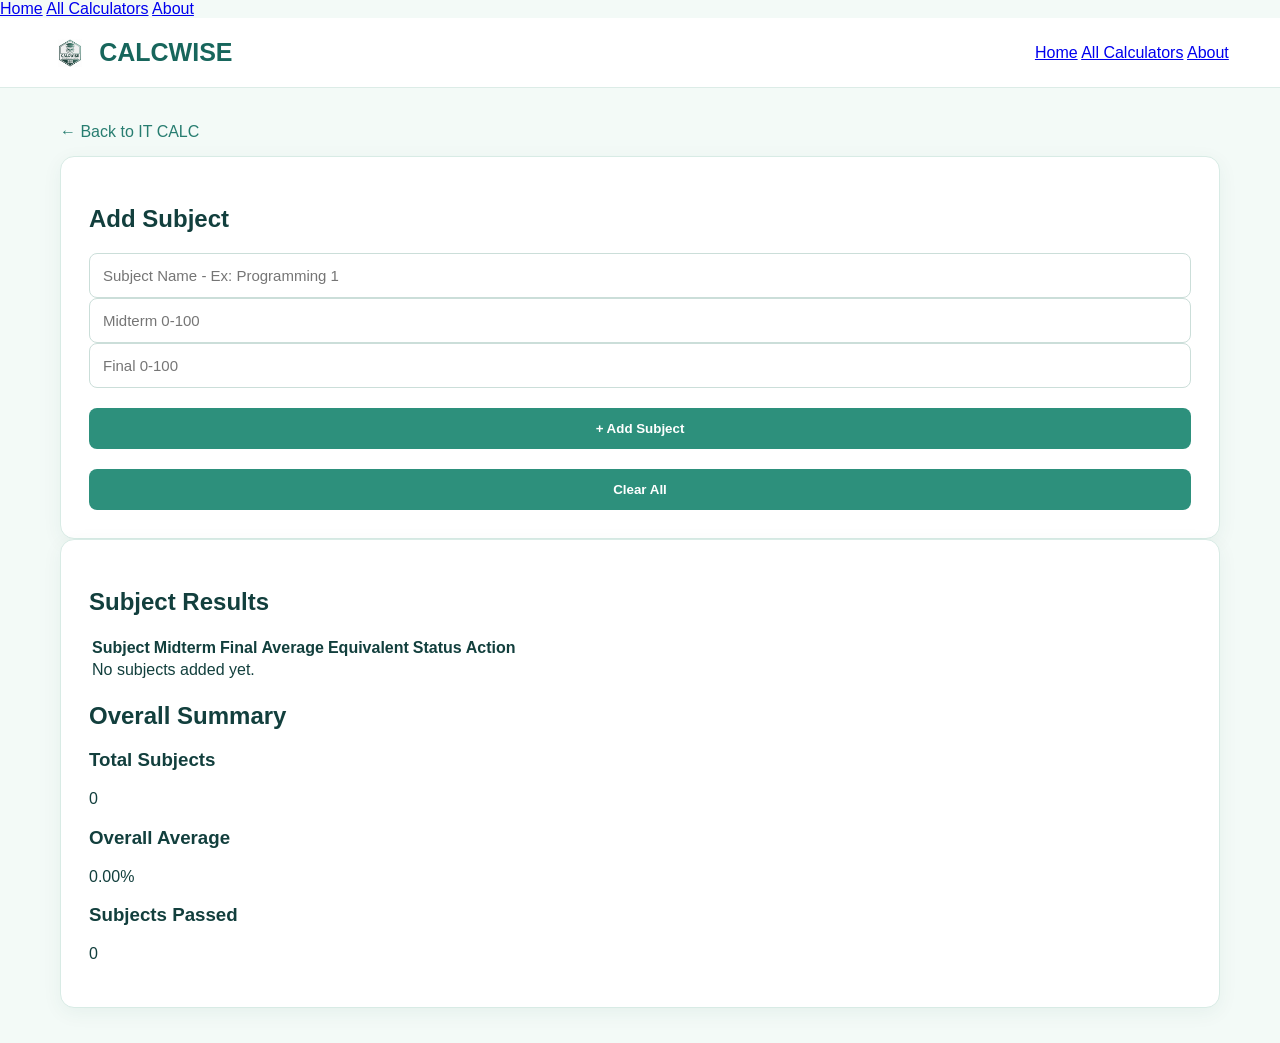
<file: grade.html>
<!DOCTYPE html>
<html lang="en">
<head>
<meta charset="UTF-8">
<meta name="viewport" content="width=device-width, initial-scale=1.0">
<title>NEUST CALCWISE</title>
<link rel="stylesheet" href="study.css">
   
     
     <nav>
        <a href="index.html">Home</a>
        <a href="index.html">All Calculators</a>
        <a href="#">About</a>
    </nav>
</head>

<body>
<header>
    <div class="logo">
        <img src="calc.jpg" alt="CalcWise Logo" class="logo-img">
         CALCWISE</div>

    <nav>
        <a href="index.html">Home</a>
        <a href="index.html">All Calculators</a>
        <a href="#">About</a>
    </nav>
</header>

<main>

<a class="back" href="IT.html">← Back to IT CALC</a>




 <div class="card">
 <h2>Add Subject</h2>
 <div class="form-row">
 <input type="text" id="subject" placeholder="Subject Name - Ex: Programming 1">
 <input type="number" id="midterm" placeholder="Midterm 0-100" min="0" max="100">
 <input type="number" id="final" placeholder="Final 0-100" min="0" max="100">
 </div>
 <button onclick="addSubject()">+ Add Subject</button>
 <button class="btn-clear" onclick="clearAll()">Clear All</button>
 

 </div>
 </div>

 <div class="card">
 <h2>Subject Results</h2>
 <div style="overflow-x:auto;">
 <table id="resultTable">
 <thead>
 <tr>
 <th>Subject</th>
 <th>Midterm</th>
 <th>Final</th>
 <th>Average</th>
 <th>Equivalent</th>
 <th>Status</th>
 <th>Action</th>
 </tr>
 </thead>
 <tbody>
 <tr><td colspan="7">No subjects added yet.</td></tr>
 </tbody>
 </table>
 </div>

 <h2>Overall Summary</h2>
 <div class="summary">
 <div class="summary-box">
 <h3>Total Subjects</h3>
 <p id="totalSubjects">0</p>
 </div>
 <div class="summary-box">
 <h3>Overall Average</h3>
 <p id="overallAverage">0.00%</p>
 </div>
 <div class="summary-box">
 <h3>Subjects Passed</h3>
 <p id="subjectsPassed">0</p>
 </div>
 </div>
 </div>
</main>

<script>
// GLOBAL VARIABLES
let subjects = [];
const PASSING = 70; // NEUST College Passing Rate = 3.00

// CONVERT TO NEUST 1.00 - 5.00 SCALE
function getEquivalent(avg) {
 if (avg >= 97) return 1.00;
 if (avg >= 94) return 1.25;
 if (avg >= 91) return 1.50;
 if (avg >= 88) return 1.75;
 if (avg >= 85) return 2.00;
 if (avg >= 82) return 2.25;
 if (avg >= 79) return 2.50;
 if (avg >= 76) return 2.75;
 if (avg >= 70) return 3.00; // 70-74 = 3.00 PASSED
 return 5.00; // Below 70 = 5.00 FAILED
}

// ADD SUBJECT FUNCTION
function addSubject() {
 let subName = document.getElementById("subject").value.trim();
 let mid = parseFloat(document.getElementById("midterm").value);
 let fin = parseFloat(document.getElementById("final").value);

 if (subName === "") { alert("Please enter Subject Name"); return; }
 if (isNaN(mid) || isNaN(fin)) { alert("Please enter Midterm and Final grades"); return; }
 if (mid < 0 || mid > 100 || fin < 0 || fin > 100) { alert("Grades must be between 0 - 100"); return; }

 // COMPUTATION: NO PRELIM
 let average = (mid + fin) / 2;
 let status = average >= PASSING ? "PASSED" : "FAILED";
 let equivalent = getEquivalent(average);

 subjects.push({ subject: subName, midterm: mid, final: fin, average: average, equivalent: equivalent, status: status });
 renderTable();

 document.getElementById("subject").value = "";
 document.getElementById("midterm").value = "";
 document.getElementById("final").value = "";
}

// RENDER TABLE + SUMMARY
function renderTable() {
 let tbody = document.querySelector("#resultTable tbody");
 tbody.innerHTML = "";

 if (subjects.length === 0) {
 tbody.innerHTML = `<tr><td colspan="7">No subjects added yet.</td></tr>`;
 updateSummary();
 return;
 }

 let totalAvg = 0;
 let passCount = 0;

 subjects.forEach((item, index) => {
 totalAvg += item.average;
 if (item.status === "PASSED") passCount++;

 tbody.innerHTML += `
 <tr>
 <td>${item.subject}</td>
 <td>${item.midterm.toFixed(2)}</td>
 <td>${item.final.toFixed(2)}</td>
 <td><b>${item.average.toFixed(2)}%</b></td>
 <td>${item.equivalent.toFixed(2)}</td>
 <td class="${item.status === 'PASSED' ? 'passed' : 'failed'}">${item.status}</td>
 <td><button class="btn-remove" onclick="removeSubject(${index})">Remove</button></td>
 </tr>
 `;
 });

 updateSummary(totalAvg, passCount);
}

// UPDATE SUMMARY
function updateSummary(totalAvg = 0, passCount = 0) {
 document.getElementById("totalSubjects").innerText = subjects.length;
 document.getElementById("overallAverage").innerText = subjects.length > 0 ? (totalAvg / subjects.length).toFixed(2) + "%" : "0.00%";
 document.getElementById("subjectsPassed").innerText = passCount;
}

// REMOVE SUBJECT
function removeSubject(index) {
 subjects.splice(index, 1);
 renderTable();
}

// CLEAR ALL
function clearAll() {
 subjects = [];
 renderTable();
 document.getElementById("subject").value = "";
 document.getElementById("midterm").value = "";
 document.getElementById("final").value = "";
}
</script>

</body>
</html>
</file>
<file: study.css>
* {
    box-sizing: border-box;
}

body {
    margin: 0;
    font-family: Arial, sans-serif;
    background-color: #f3faf7;
    color: #123f3d;
}

.logo {
    font-size: 25px;
    font-weight: bold;
    color: #17665c;
}

.logo span {
    color: #2d907c;
}

main {
    max-width: 900px;
    margin: 35px auto;
    padding: 0 20px;
}

.back {
    display: inline-block;
    color: #277d70;
    text-decoration: none;
    margin-bottom: 15px;
}

.hero {
    background-color: #e5f5ef;
    border-radius: 14px;
    padding: 25px;
    margin-bottom: 20px;
}

.hero h1 {
    margin: 0 0 8px;
    font-size: 30px;
}

.hero p {
    margin: 0;
    color: #50706c;
}

.card {
    background-color: white;
    border: 1px solid #d8ebe5;
    border-radius: 14px;
    padding: 28px;
    box-shadow: 0 5px 20px rgba(25, 80, 70, 0.06);
}

label {
    display: block;
    font-weight: bold;
    font-size: 14px;
    margin: 15px 0 7px;
}

input,
select {
    width: 100%;
    padding: 13px;
    border: 1px solid #cbded9;
    border-radius: 8px;
    background-color: white;
    font-size: 15px;
}

input:focus,
select:focus {
    outline: none;
    border-color: #2d907c;
}

.row {
    display: grid;
    grid-template-columns: 1fr 1fr;
    gap: 15px;
}

button {
    width: 100%;
    padding: 13px;
    border: none;
    border-radius: 8px;
    background-color: #2d907c;
    color: white;
    font-weight: bold;
    cursor: pointer;
    margin-top: 20px;
}

button:hover {
    background-color: #237765;
}

.result {
    margin-top: 20px;
    background-color: #eef8f5;
    border: 1px solid #d7ebe5;
    border-radius: 10px;
    padding: 22px;
    text-align: center;
}

.result .value {
    font-size: 28px;
    font-weight: bold;
    margin: 8px 0;
}

.note {
    font-size: 13px;
    color: #607b77;
    margin-top: 12px;
}

footer {
    margin-top: 40px;
    background-color: #0e4b48;
    color: white;
    padding: 20px;
    text-align: center;
    font-size: 12px;
}


/* ===== HEADER / LOGO ===== */

.logo {
    display: flex;
    align-items: center;
    gap: 10px;
    flex-shrink: 0;
    white-space: nowrap;
    text-decoration: none;
}

.logo-img {
    width: 38px;
    height: 38px;
    object-fit: contain;
    border-radius: 8px;
    background: transparent;
    padding: 5px;
}

.logo-img-small {
    width: 42px;
    height: 42px;
    object-fit: contain;
    border-radius: 10px;
    background: #2d907c;
    padding: 5px;
}

header {
    position: relative;
    display: flex;
    align-items: center;
    justify-content: space-between;
    gap: 18px;
    min-height: 70px;
    height: auto;
    padding: 12px 4%;
    background: #fff;
    border-bottom: 1px solid #dcece7;
}

/* DESKTOP: walang burger button, nakikita ang nav sa header */
.menu-toggle {
    display: none;
    flex-shrink: 0;
    width: auto;
    margin: 0;
    padding: 5px 10px;
    border: none;
    border-radius: 8px;
    background: transparent;
    color: #17665c;
    font-size: 28px;
    cursor: pointer;
}

.menu-toggle:hover {
    background: #e5f5ef;
    color: #2d907c;
}

#mainNav {
    display: flex;
    flex-wrap: wrap;
    align-items: center;
    justify-content: flex-end;
    gap: 6px 22px;
}

#mainNav a {
    margin: 0;
    color: #345b58;
    font-size: 14px;
    text-decoration: none;
    white-space: nowrap;
}

#mainNav a:hover {
    color: #2d907c;
}

/* MOBILE / TABLET: lalabas ang button, dropdown na ang nav */
@media (max-width: 900px) {
    .menu-toggle {
        display: block;
    }

    #mainNav {
        display: none;
        position: absolute;
        top: 100%;
        right: 3%;
        width: min(520px, 94vw);
        max-height: 75vh;
        overflow-y: auto;
        padding: 10px;
        background: #fff;
        border: 1px solid #dcece7;
        border-radius: 12px;
        box-shadow: 0 10px 24px rgba(18, 63, 61, 0.14);
        z-index: 1000;
        flex-direction: column;
        align-items: stretch;
        flex-wrap: nowrap;
        gap: 0;
    }

    #mainNav.active {
        display: flex;
    }

    #mainNav a {
        display: block;
        width: 100%;
        padding: 10px 12px;
        border-bottom: 1px solid #eef5f2;
        white-space: normal;
    }

    #mainNav a:last-child {
        border-bottom: none;
    }

    #mainNav a:hover {
        background: #e5f5ef;
    }
}


/* LOGIN */

.login-container {
    min-height: 100vh;
    display: flex;
}

.welcome-section {
    width: 50%;
    padding: 60px 7%;
    background-color: #e5f5ef;
}

.login-logo {
    display: flex;
    align-items: center;
    gap: 10px;
    font-size: 28px;
    font-weight: bold;
    color: #123f3d;
}

.login-logo > span {
    color: #17665c;
}

.login-logo > span span {
    color: #2d907c;
}

.logo-icon {
    width: 42px;
    height: 42px;
    background-color: #2d907c;
    color: white;
    border-radius: 10px;
    display: flex;
    align-items: center;
    justify-content: center;
    font-size: 22px;
}

.welcome-section h1 {
    font-size: 45px;
    margin-top: 90px;
    margin-bottom: 12px;
}

.welcome-text {
    font-size: 19px;
    line-height: 1.5;
    color: #50706c;
}

.features {
    margin-top: 40px;
}

.feature {
    display: flex;
    align-items: center;
    gap: 15px;
    margin-bottom: 22px;
}

.feature-icon {
    width: 40px;
    height: 40px;
    background-color: #2d907c;
    color: white;
    border-radius: 10px;
    display: flex;
    align-items: center;
    justify-content: center;
}

.feature h3 {
    margin: 0 0 4px;
    font-size: 15px;
}

.feature p {
    margin: 0;
    color: #607b77;
    font-size: 13px;
}

.calculator-icon {
    font-size: 100px;
    text-align: center;
    margin-top: 25px;
}

.quote {
    text-align: center;
    color: #2d907c;
    font-style: italic;
    font-size: 18px;
}

.form-section {
    width: 50%;
    background-color: #f3faf7;
    display: flex;
    align-items: center;
    justify-content: center;
    padding: 40px;
}

.form-box {
    width: 100%;
    max-width: 500px;
    background-color: white;
    padding: 45px;
    border-radius: 16px;
    box-shadow: 0 5px 25px rgba(25, 80, 70, 0.10);
}

.form-logo {
    display: flex;
    align-items: center;
    gap: 12px;
    margin-bottom: 35px;
}

.form-logo h2 {
    margin: 0;
    font-size: 25px;
}

.form-logo h2 span {
    color: #2d907c;
}

.form-logo p {
    margin: 4px 0 0;
    color: #607b77;
    font-size: 12px;
}

.form-box h1 {
    margin: 0 0 8px;
    font-size: 35px;
}

.subtitle {
    color: #607b77;
    margin-bottom: 25px;
}

.form-box .input-box {
    height: 50px;
    border: 1px solid #cbded9;
    border-radius: 8px;
    display: flex;
    align-items: center;
    padding: 0 13px;
    background-color: white;
}

.input-box span {
    margin-right: 10px;
}

.input-box input {
    width: 100%;
    border: none;
    outline: none;
    padding: 0;
}

.input-box:focus-within {
    border-color: #2d907c;
}

.options {
    display: flex;
    justify-content: space-between;
    align-items: center;
    margin-top: 18px;
    font-size: 13px;
}

.remember {
    display: flex !important;
    align-items: center;
    gap: 6px;
    margin: 0 !important;
    font-weight: normal !important;
}

.remember input {
    width: auto;
}

.options a {
    color: #2d907c;
    text-decoration: none;
}

.form-box button {
    margin-top: 22px;
}

.or {
    display: flex;
    align-items: center;
    gap: 10px;
    margin: 22px 0;
}

.or span {
    height: 1px;
    background-color: #d8ebe5;
    flex: 1;
}

.or p {
    color: #607b77;
    font-size: 13px;
}

.create-account {
    display: block;
    text-align: center;
    padding: 13px;
    border: 1px solid #2d907c;
    border-radius: 8px;
    color: #2d907c;
    text-decoration: none;
    font-weight: bold;
}

.create-account:hover {
    background-color: #e5f5ef;
}

.back-home {
    display: block;
    text-align: center;
    margin-top: 22px;
    color: #2d907c;
    text-decoration: none;
    font-size: 14px;
}


/* HOME */

.home-hero {
    background-color: #e5f5ef;
    border-radius: 18px;
    padding: 45px;
    display: flex;
    align-items: center;
    justify-content: space-between;
    margin-bottom: 25px;
}

.hero-content {
    max-width: 600px;
}

.welcome-label {
    color: #2d907c;
    font-size: 12px;
    font-weight: bold;
    letter-spacing: 1px;
}

.home-hero h1 {
    font-size: 48px;
    margin: 10px 0;
}

.home-hero h1 span {
    color: #2d907c;
}

.home-hero p {
    color: #50706c;
    line-height: 1.6;
}

.hero-button {
    display: inline-block;
    margin-top: 15px;
    padding: 13px 20px;
    background-color: #2d907c;
    color: white;
    text-decoration: none;
    border-radius: 8px;
    font-weight: bold;
}

.hero-icon {
    font-size: 130px;
}


/* QUICK TOOLS */

.quick-tools {
    display: grid;
    grid-template-columns: repeat(3, 1fr);
    gap: 15px;
    margin-bottom: 40px;
}

.mini-card {
    background-color: white;
    border: 1px solid #d8ebe5;
    border-radius: 12px;
    padding: 18px;
    display: flex;
    gap: 15px;
    align-items: center;
}

.mini-card > span {
    font-size: 28px;
}

.mini-card h3 {
    margin: 0 0 5px;
    font-size: 15px;
}

.mini-card p {
    margin: 0;
    color: #607b77;
    font-size: 12px;
}


/* SECTION */

.section-title {
    display: flex;
    justify-content: space-between;
    align-items: end;
    margin-bottom: 20px;
}

.section-title p {
    margin: 0 0 5px;
    color: #2d907c;
    font-size: 11px;
    font-weight: bold;
    letter-spacing: 1px;
}

.section-title h2 {
    margin: 0;
    font-size: 28px;
}

.section-title > span {
    color: #607b77;
    font-size: 13px;
}


/* CALCULATOR CARDS */

.calculator-grid {
    display: grid;
    grid-template-columns: repeat(3, 1fr);
    gap: 18px;
}

.calculator-card {
    background-color: white;
    border: 1px solid #d8ebe5;
    border-radius: 14px;
    padding: 25px;
    text-decoration: none;
    color: #123f3d;
    transition: 0.2s;
}

.calculator-card:hover {
    transform: translateY(-4px);
    box-shadow: 0 8px 25px rgba(25, 80, 70, 0.10);
}

.card-icon {
    width: 48px;
    height: 48px;
    background-color: #e5f5ef;
    border-radius: 12px;
    display: flex;
    align-items: center;
    justify-content: center;
    font-size: 24px;
    margin-bottom: 18px;
}

.calculator-card h3 {
    margin: 0 0 8px;
    font-size: 18px;
}

.calculator-card p {
    color: #607b77;
    font-size: 13px;
    line-height: 1.5;
    min-height: 40px;
}

.calculator-card span {
    color: #2d907c;
    font-size: 13px;
    font-weight: bold;
}


/* TOOLS */

.tools-section {
    margin-top: 50px;
}

.tools-grid {
    display: grid;
    grid-template-columns: repeat(3, 1fr);
    gap: 18px;
}

.tool-card {
    background-color: #eef8f5;
    border: 1px solid #d7ebe5;
    border-radius: 14px;
    padding: 25px;
}

.tool-card > span {
    font-size: 28px;
}

.tool-card h3 {
    margin-bottom: 5px;
}

.tool-card p {
    color: #607b77;
    font-size: 13px;
}


/* ABOUT */

.about-section {
    margin-top: 50px;
    padding: 35px;
    background-color: #e5f5ef;
    border-radius: 15px;
}

.about-section > p:first-child {
    color: #2d907c;
    font-size: 11px;
    font-weight: bold;
}

.about-section h2 {
    max-width: 600px;
    font-size: 28px;
}

.about-section p:last-child {
    max-width: 650px;
    color: #50706c;
    line-height: 1.6;
}


/* RESPONSIVE (OLD LAYOUT RULES) */

@media (max-width: 900px) {
    .login-container {
        flex-direction: column;
    }

    .welcome-section,
    .form-section {
        width: 100%;
    }

    .welcome-section {
        padding: 40px 7%;
    }

    .welcome-section h1 {
        margin-top: 50px;
        font-size: 38px;
    }

    .calculator-icon {
        font-size: 70px;
    }

    .form-section {
        padding: 30px 20px;
    }

    .calculator-grid {
        grid-template-columns: repeat(2, 1fr);
    }

    .quick-tools {
        grid-template-columns: 1fr;
    }

    .tools-grid {
        grid-template-columns: 1fr;
    }
}

@media (max-width: 650px) {
    .row {
        grid-template-columns: 1fr;
    }

    main {
        margin-top: 20px;
    }

    .hero h1 {
        font-size: 25px;
    }

    .calculator-grid {
        grid-template-columns: 1fr;
    }

    .home-hero {
        padding: 30px;
        flex-direction: column;
        align-items: flex-start;
    }

    .home-hero h1 {
        font-size: 38px;
    }

    .hero-icon {
        font-size: 80px;
        align-self: center;
    }
}

@media (max-width: 500px) {
    .form-box {
        padding: 30px 22px;
    }

    .welcome-section h1 {
        font-size: 32px;
    }

    .login-logo {
        font-size: 24px;
    }

    .options {
        flex-direction: column;
        align-items: flex-start;
        gap: 10px;
    }
}


/* ===== HOME PAGE (INDEX) OVERRIDES ===== */

main {
    width: min(1200px, 100%);
    max-width: 1200px;
    margin: 35px auto;
    padding: 0 20px;
}

.home-hero {
    display: flex;
    align-items: center;
    justify-content: space-between;
    gap: 24px;
    padding: 40px;
    margin-bottom: 35px;
    background: #e5f5ef;
    border-radius: 16px;
}

.hero-content {
    min-width: 0;
}

.welcome-label {
    color: #2d907c;
    font-size: 12px;
    font-weight: bold;
    letter-spacing: 1px;
}

.home-hero h1 {
    margin: 10px 0;
    font-size: 42px;
    color: #123f3d;
}

.home-hero p {
    color: #50706c;
    line-height: 1.6;
}

.hero-icon {
    flex-shrink: 0;
    font-size: 100px;
}

.section-title {
    display: flex;
    align-items: flex-end;
    justify-content: space-between;
    gap: 15px;
    margin-bottom: 20px;
}

.section-title p {
    margin: 0 0 5px;
    color: #2d907c;
    font-size: 11px;
    font-weight: bold;
    letter-spacing: 1px;
}

.section-title h2 {
    margin: 0;
    color: #123f3d;
    font-size: 28px;
}

#calculatorCount {
    color: #607b77;
    font-size: 13px;
    white-space: nowrap;
}

.calculator-search {
    position: relative;
    margin: 10px 0 24px;
}

.calculator-search label {
    display: block;
    margin: 0 0 8px;
    font-weight: bold;
    font-size: 14px;
}

.calculator-search input {
    width: 100%;
    min-height: 48px;
    padding: 13px 16px 13px 44px;
    border: 1px solid #cbded9;
    border-radius: 10px;
    background: #fff;
    font-size: 16px;
}

.calculator-search input:focus {
    outline: 2px solid #2d907c;
    outline-offset: 2px;
}

.calculator-search .search-icon {
    position: absolute;
    left: 15px;
    top: 39px;
    font-size: 18px;
    pointer-events: none;
}

.calculator-grid {
    display: grid;
    grid-template-columns: repeat(3, minmax(0, 1fr));
    gap: 18px;
}

.calculator-card {
    display: flex;
    flex-direction: column;
    min-width: 0;
    padding: 25px;
    border: 1px solid #d8ebe5;
    border-radius: 14px;
    background: #fff;
    color: #123f3d;
    text-decoration: none;
    transition: transform 0.2s, box-shadow 0.2s;
}

.calculator-card:hover {
    transform: translateY(-4px);
    box-shadow: 0 8px 25px rgba(25, 80, 70, 0.10);
}

.card-icon {
    display: flex;
    align-items: center;
    justify-content: center;
    width: 48px;
    height: 48px;
    margin-bottom: 18px;
    border-radius: 12px;
    background: #e5f5ef;
    font-size: 24px;
}

.calculator-card h3 {
    margin: 0 0 8px;
    font-size: 18px;
}

.calculator-card p {
    min-height: 0;
    margin: 0 0 20px;
    color: #607b77;
    font-size: 13px;
    line-height: 1.5;
}

.calculator-card .card-action {
    display: inline-flex;
    align-items: center;
    justify-content: center;
    align-self: flex-start;
    margin-top: auto;
    padding: 10px 14px;
    border-radius: 8px;
    background: #2d907c;
    color: #fff;
    font-size: 13px;
    font-weight: bold;
}

.calculator-card .card-action:hover {
    background: #237765;
}

.calculator-card[hidden] {
    display: none;
}

#noResults {
    padding: 24px;
    border: 1px dashed #cbded9;
    border-radius: 12px;
    background: #fff;
    color: #607b77;
    text-align: center;
}

#noResults[hidden] {
    display: none;
}

.about-section {
    margin-top: 50px;
    padding: 35px;
    border-radius: 15px;
    background: #e5f5ef;
}

.about-section h2 {
    max-width: 600px;
    font-size: 28px;
}

.about-section p {
    max-width: 650px;
    color: #50706c;
    line-height: 1.6;
}

footer {
    padding: 20px;
    color: #607b77;
    text-align: center;
    font-size: 13px;
}

/* FOOTER LOGOS (BILOG) */
.footer-logos {
    display: flex;
    justify-content: center;
    flex-wrap: wrap;
    gap: 12px;
    margin-top: 12px;
}

.bilog-logo {
    width: 50px;
    height: 50px;
    aspect-ratio: 1 / 1;
    border-radius: 50%;
    object-fit: cover;
    background: #fff;
    border: 2px solid #2d907c;
    margin: 0;
}

@media (max-width: 900px) {
    header {
        padding: 12px 4%;
    }

    .calculator-grid {
        grid-template-columns: repeat(2, minmax(0, 1fr));
    }

    .home-hero {
        padding: 32px;
    }

    .home-hero h1 {
        font-size: 36px;
    }

    .hero-icon {
        font-size: 80px;
    }
}

@media (max-width: 560px) {
    main {
        margin-top: 20px;
        padding: 0 14px;
    }

    .logo {
        gap: 7px;
        font-size: 21px;
    }

    .logo-img {
        width: 35px;
        height: 35px;
    }

    .calculator-grid {
        grid-template-columns: minmax(0, 1fr);
    }

    .home-hero {
        align-items: flex-start;
        flex-direction: column;
        padding: 24px;
    }

    .home-hero h1 {
        font-size: 32px;
    }

    .hero-icon {
        align-self: center;
        font-size: 70px;
    }

    .section-title {
        align-items: flex-start;
        flex-direction: column;
    }

    .section-title h2 {
        font-size: 23px;
    }

    .about-section {
        padding: 24px;
    }
}


/* ===== LOGIN RESPONSIVE FIX ===== */

.login-container {
    display: flex;
    width: 100%;
    min-height: 100vh;
}

.welcome-section,
.form-section {
    min-width: 0;
}

.welcome-section {
    width: 50%;
}

.form-section {
    width: 50%;
}

.form-box {
    width: 100%;
    max-width: 500px;
    margin: 0 auto;
}

.form-box .input-box {
    width: 100%;
    min-width: 0;
}

.form-box .input-box input {
    min-width: 0;
    flex: 1;
    background: transparent;
    font-family: Arial, sans-serif;
    font-size: 15px;
}

.form-box .input-box input:focus {
    outline: none;
    border: none;
}

.form-box button {
    display: block;
    width: 100%;
    min-height: 48px;
    margin-top: 22px;
    padding: 13px;
    border: none;
    border-radius: 8px;
    background-color: #2d907c;
    color: white;
    font-size: 15px;
    font-weight: bold;
    cursor: pointer;
    visibility: visible;
    opacity: 1;
}

.form-box button:hover {
    background-color: #237765;
}

.form-box .create-account {
    display: block;
    width: 100%;
    text-align: center;
    padding: 13px;
    border: 1px solid #2d907c;
    border-radius: 8px;
    color: #2d907c;
    background-color: white;
    text-decoration: none;
    font-weight: bold;
}

.form-box .create-account:hover {
    background-color: #e5f5ef;
}

/* Desktop Layout */
@media (min-width: 901px) {
    .login-container {
        flex-direction: row;
        align-items: stretch;
    }

    .welcome-section {
        display: block;
        width: 50%;
        padding: 60px 7%;
    }

    .form-section {
        display: flex;
        width: 50%;
        padding: 40px;
    }

    .form-box {
        max-width: 500px;
    }

    .welcome-section h1 {
        margin-top: 90px;
        font-size: 45px;
    }
}

/* Tablet Layout */
@media (max-width: 900px) {
    .login-container {
        flex-direction: column;
    }

    .welcome-section {
        width: 100%;
        padding: 35px 7%;
    }

    .welcome-section h1 {
        margin-top: 35px;
        font-size: 36px;
    }

    .welcome-text {
        font-size: 16px;
    }

    .features {
        margin-top: 25px;
    }

    .calculator-icon {
        font-size: 65px;
    }

    .form-section {
        width: 100%;
        padding: 35px 20px;
    }

    .form-box {
        max-width: 500px;
        padding: 35px;
    }
}

/* Mobile Layout */
@media (max-width: 560px) {
    .login-container {
        width: 100%;
        min-height: 100vh;
    }

    .welcome-section {
        padding: 28px 20px;
    }

    .login-logo {
        gap: 8px;
        font-size: 23px;
    }

    .logo-icon {
        width: 38px;
        height: 38px;
        flex-shrink: 0;
    }

    .welcome-section h1 {
        margin-top: 30px;
        font-size: 30px;
    }

    .welcome-text {
        font-size: 15px;
        line-height: 1.6;
    }

    .feature {
        gap: 10px;
        margin-bottom: 16px;
    }

    .feature-icon {
        flex-shrink: 0;
        width: 36px;
        height: 36px;
    }

    .calculator-icon {
        margin-top: 20px;
        font-size: 55px;
    }

    .quote {
        font-size: 15px;
    }

    .form-section {
        padding: 25px 14px;
    }

    .form-box {
        padding: 26px 20px;
        border-radius: 12px;
    }

    .form-logo {
        gap: 10px;
        margin-bottom: 25px;
    }

    .form-logo h2 {
        font-size: 22px;
    }

    .form-box h1 {
        font-size: 29px;
    }

    .subtitle {
        font-size: 14px;
        line-height: 1.5;
    }

    .options {
        flex-direction: row;
        flex-wrap: wrap;
        gap: 10px;
        font-size: 12px;
    }

    .remember {
        display: flex !important;
        flex-direction: row;
        align-items: center;
    }

    .form-box button,
    .form-box .create-account {
        min-height: 46px;
    }
}

/* Extra Small Mobile */
@media (max-width: 360px) {
    .form-box {
        padding: 22px 15px;
    }

    .form-box h1 {
        font-size: 26px;
    }

    .login-logo {
        font-size: 20px;
    }

    .options {
        flex-direction: column;
        align-items: flex-start;
    }
}
</file>
